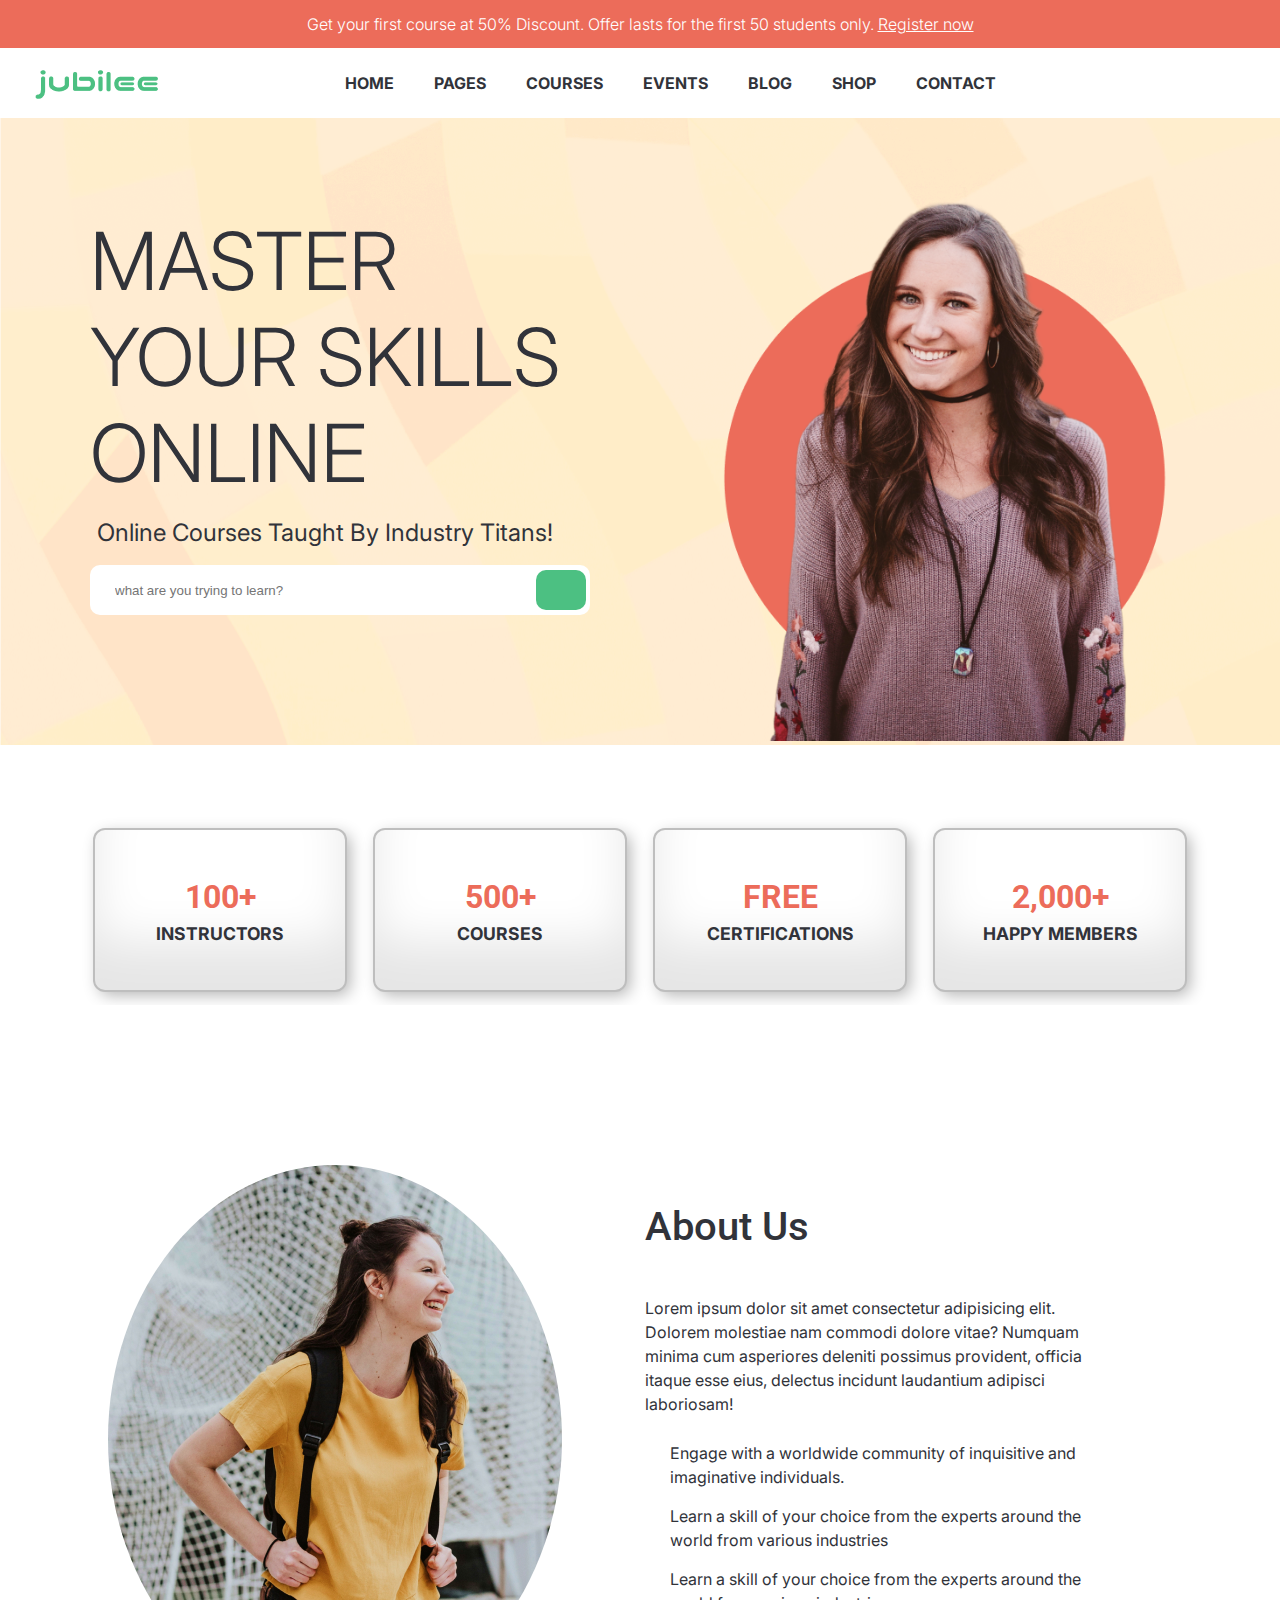
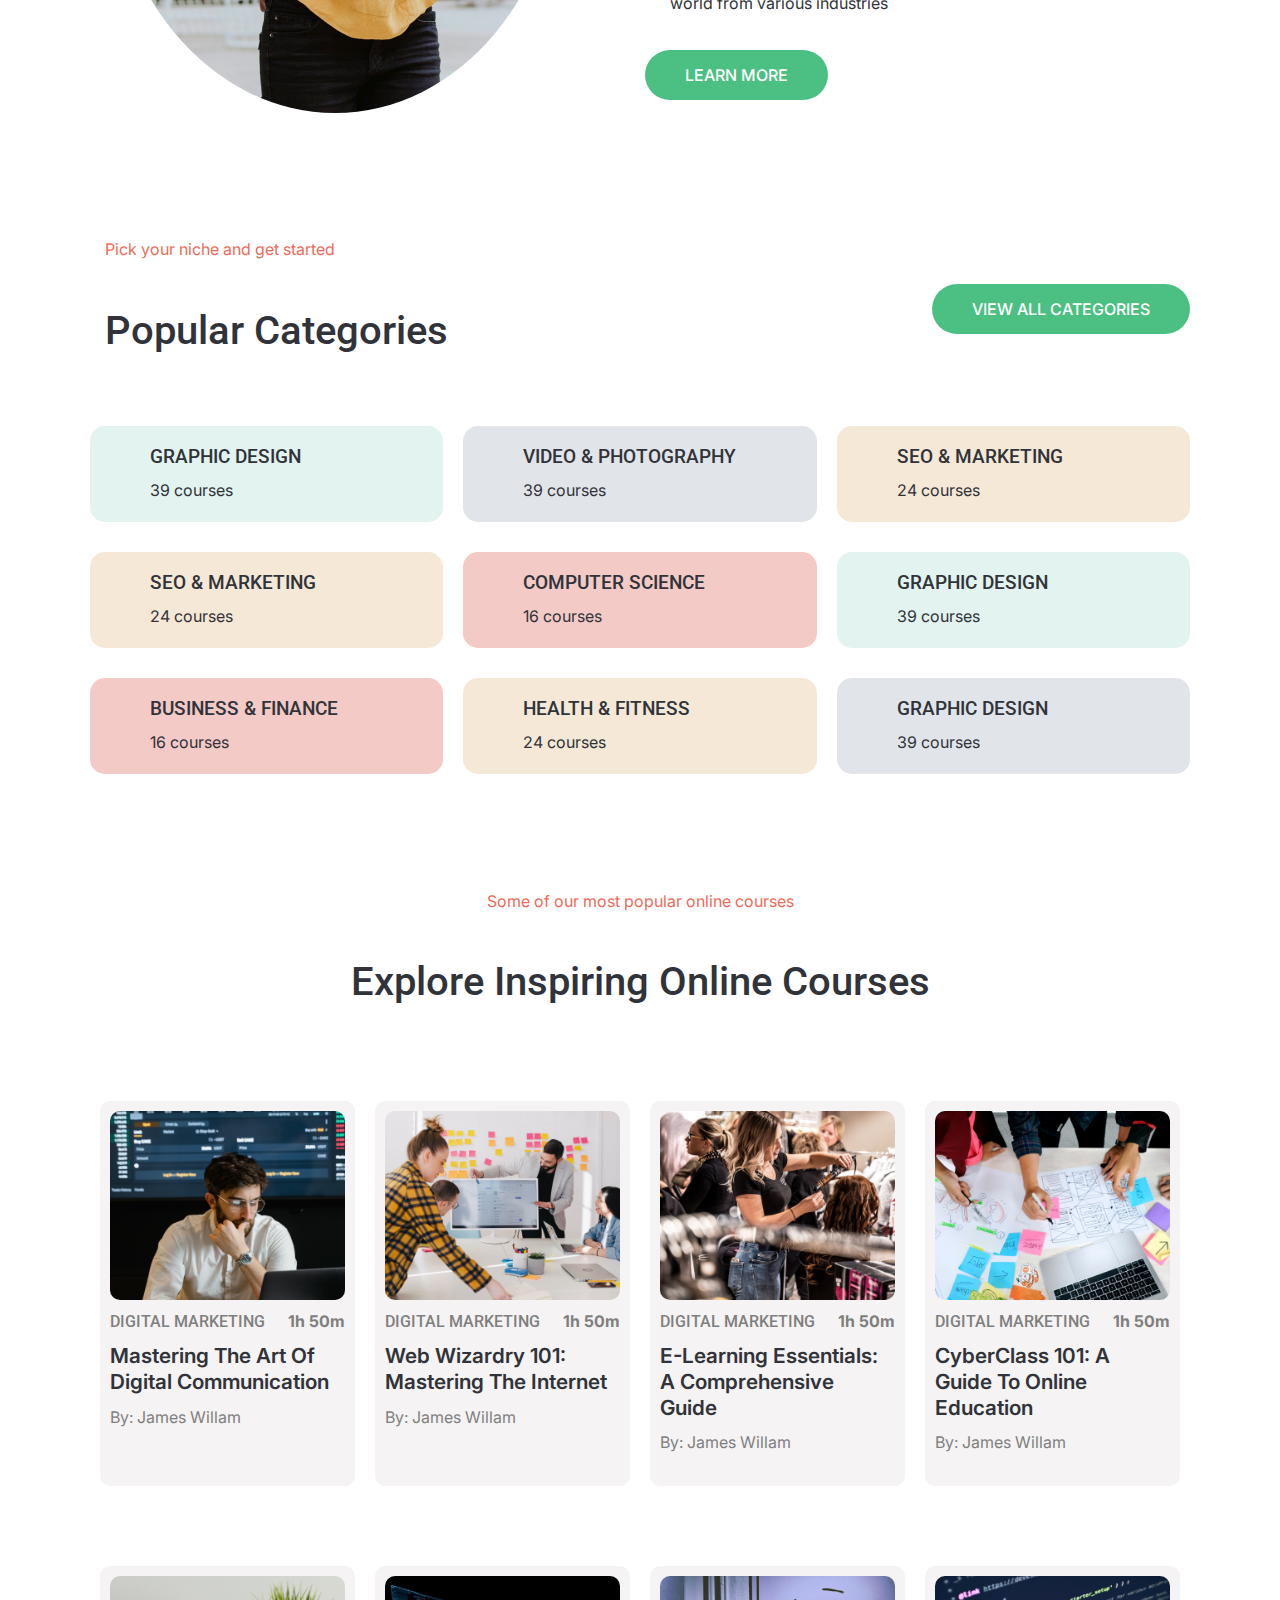
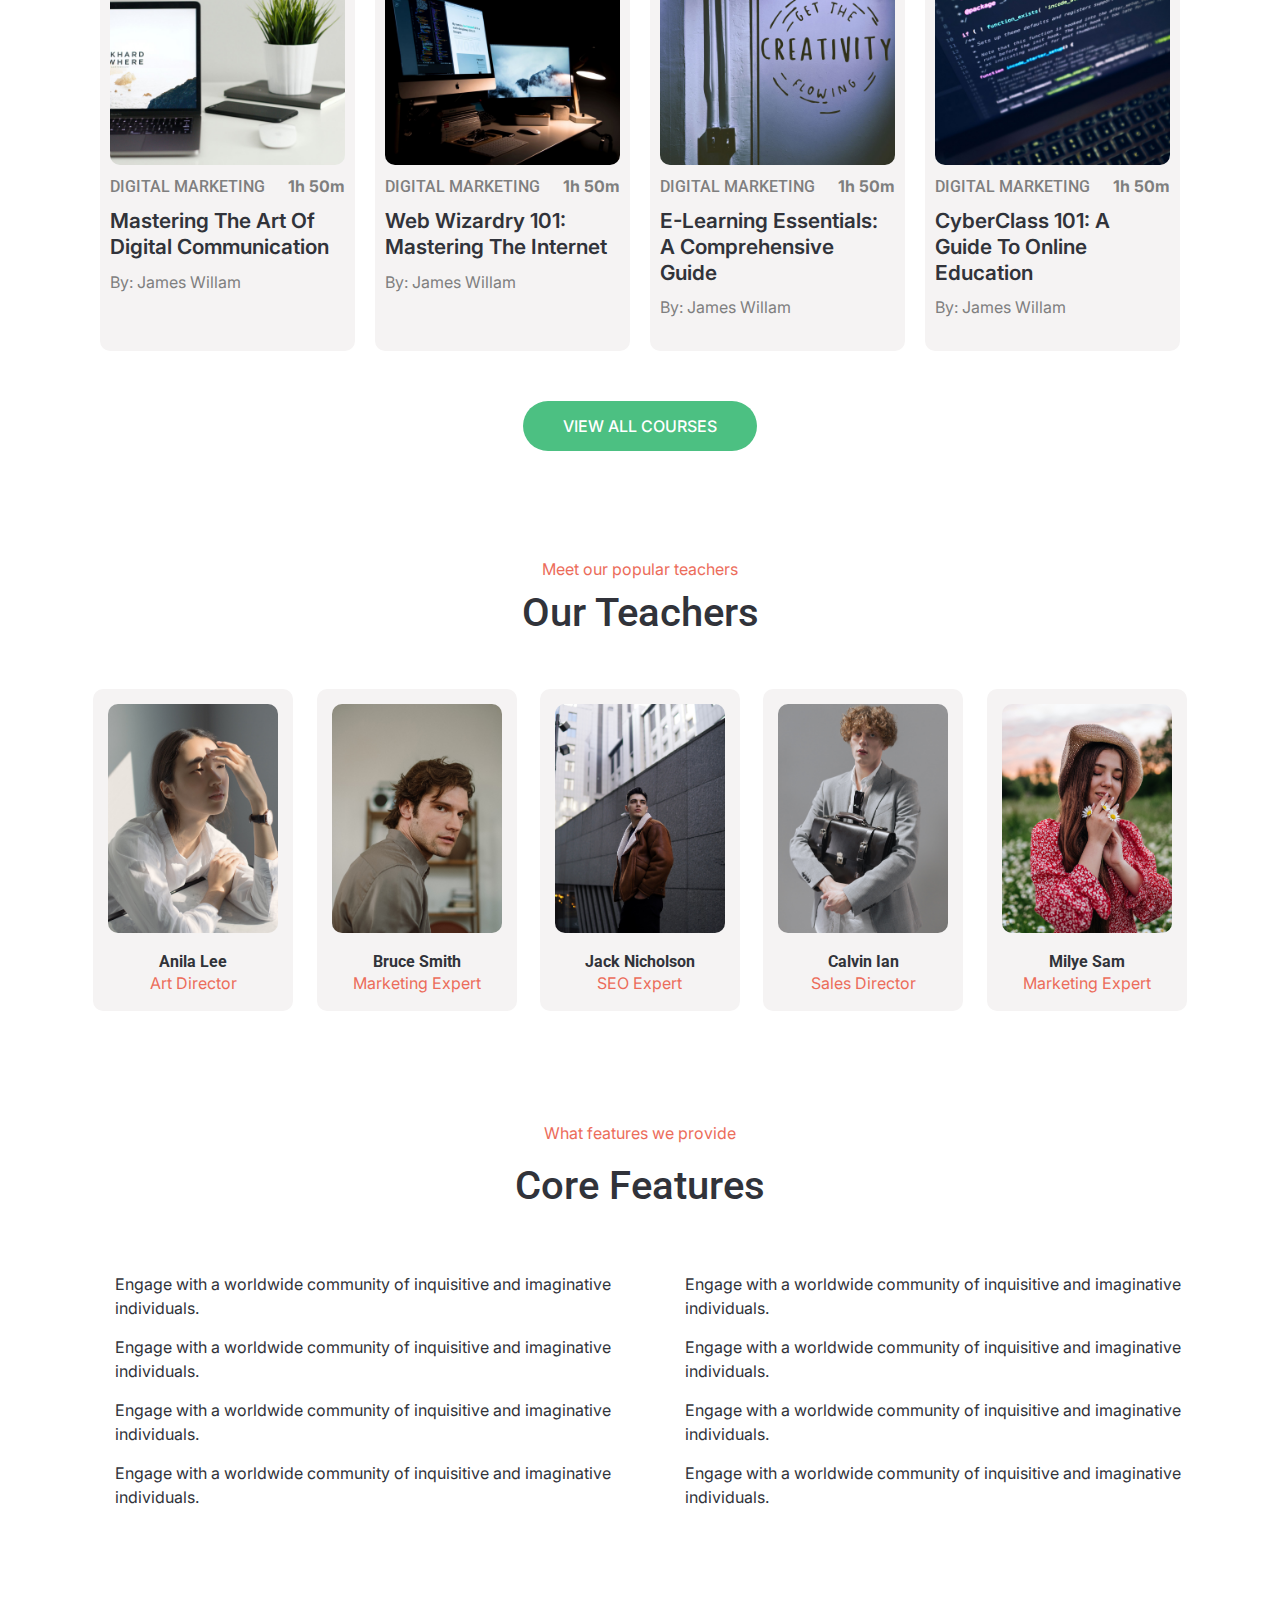
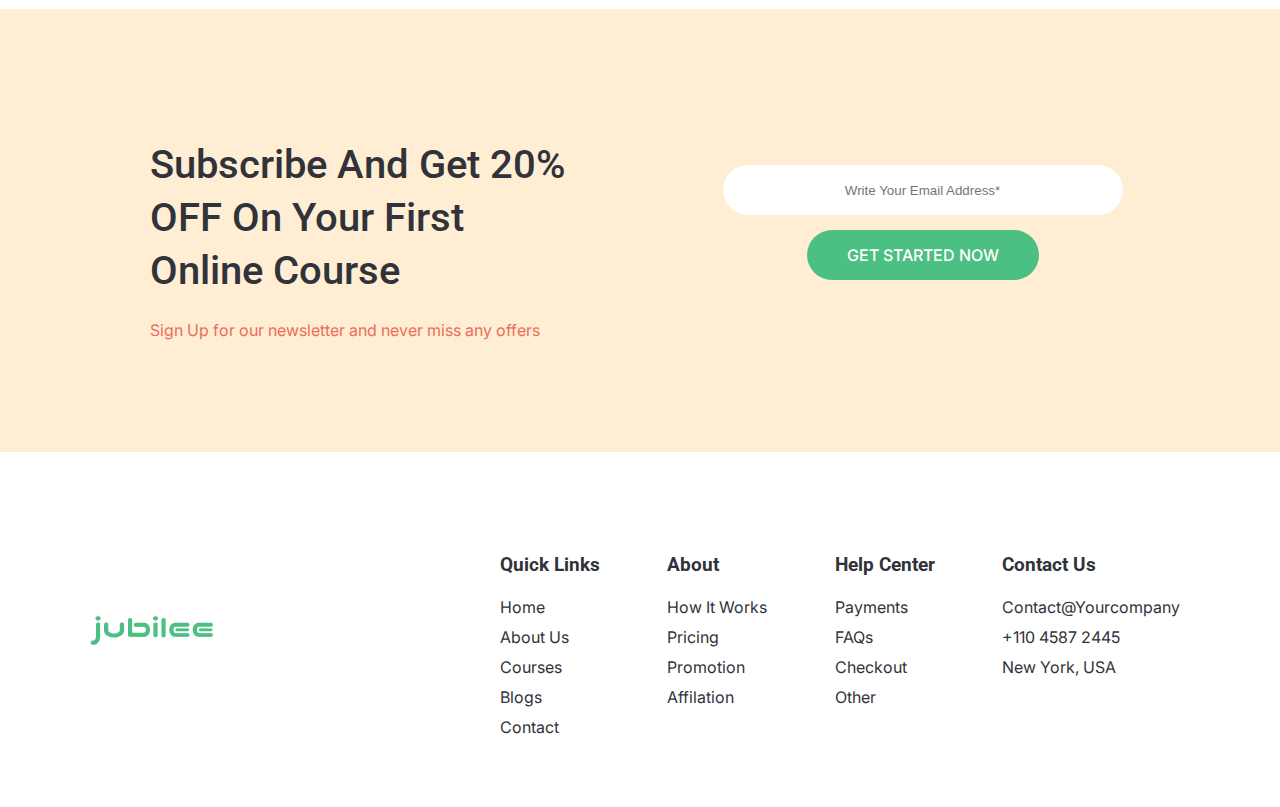
<file: index.html>
<!DOCTYPE html>
<html lang="en">
  <head>
    <meta charset="UTF-8" />
    <meta name="viewport" content="width=device-width, initial-scale=1.0" />
    <title>jubilee - Free Online Course</title>
    <link rel="shortcut icon" href="./assets/favicon.png" type="image/x-icon" />
    <link
      rel="stylesheet"
      href="https://cdnjs.cloudflare.com/ajax/libs/font-awesome/6.6.0/css/all.min.css"
      integrity="sha512-Kc323vGBEqzTmouAECnVceyQqyqdsSiqLQISBL29aUW4U/M7pSPA/gEUZQqv1cwx4OnYxTxve5UMg5GT6L4JJg=="
      crossorigin="anonymous"
      referrerpolicy="no-referrer"
    />

    <link rel="stylesheet" href="./style/style.css" />
    <link rel="stylesheet" href="./style/pages.css" />
  </head>
  <body>
    <!-- nav bar section -->
    <main>
      <nav>
        <!-- top bar -->
        <div class="top-bar">
          <p class="top-bar-text">
            Get your first course at 50% Discount. Offer lasts for the first 50
            students only.
          </p>
          <a href="#" class="reg-link">Register now</a>
        </div>
        <!-- end top bar -->
        <!-- main nav bar -->
        <div class="flex main-nav">
          <div class="logo">
            <a href="#">
              <img src="./assets/logo.png" alt="logo" />
            </a>
          </div>
          <div class="navbar">
            <ul class="flex nav-links">
              <li>
                <a href="#" class="nav-link">home</a>
              </li>
              <li>
                <a href="#" class="nav-link"
                  >pages <i class="fa-solid fa-caret-down fa-xs"></i
                ></a>
                <!-- dropdown menu -->
                <ul class="flex dropdown">
                  <li><a href="about.html">about us</a></li>
                  <li><a href="instructors.html">instructors</a></li>
                  <li><a href="cart.html">cart</a></li>
                  <li><a href="#">checkout</a></li>
                  <li><a href="#">price plan</a></li>
                  <li><a href="#">contact</a></li>
                  <li><a href="#">faqs</a></li>
                  <li><a href="#">account</a></li>
                  <li><a href="#">thank you</a></li>
                  <li><a href="#">error 404</a></li>
                  <li><a href="#">styles</a></li>
                </ul>
              </li>
              <li>
                <a href="#" class="nav-link"
                  >courses <i class="fa-solid fa-caret-down fa-xs"></i
                ></a>
                <ul class="flex dropdown">
                  <li><a href="#">course</a></li>
                  <li><a href="#">courses detail</a></li>
                </ul>
              </li>
              <li>
                <a href="#" class="nav-link"
                  >events <i class="fa-solid fa-caret-down fa-xs"></i
                ></a>
                <ul class="flex dropdown">
                  <li><a href="#">event</a></li>
                  <li><a href="#">event details</a></li>
                </ul>
              </li>
              <li>
                <a href="#" class="nav-link"
                  >blog <i class="fa-solid fa-caret-down fa-xs"></i
                ></a>
                <ul class="flex dropdown">
                  <li><a href="#">blog</a></li>
                  <li><a href="#">blog post</a></li>
                </ul>
              </li>
              <li>
                <a href="#" class="nav-link"
                  >shop <i class="fa-solid fa-caret-down fa-xs"></i
                ></a>
                <ul class="flex dropdown">
                  <li><a href="#">shop</a></li>
                  <li><a href="#">single product</a></li>
                </ul>
              </li>
              <li>
                <a href="#" class="nav-link">contact</a>
              </li>
            </ul>
          </div>
          <div class="navicon">
            <ul class="flex nav-icons">
              <li>
                <a href="#" class="nav-icon"
                  ><i class="fa-regular fa-user fa-lg"></i
                ></a>
              </li>
              <li>
                <a href="#" class="nav-icon"
                  ><i class="fa-regular fa-heart fa-lg"></i
                ></a>
              </li>
              <li>
                <a href="#" class="nav-icon"
                  ><i class="fa-solid fa-gift fa-lg"></i
                ></a>
              </li>
              <li>
                <a href="#" class="nav-icon"
                  ><i class="fa-solid fa-magnifying-glass fa-lg"></i
                ></a>
              </li>
            </ul>
          </div>
          <a href="#" class="hamburger"
            ><i class="fa-solid fa-bars fa-lg"></i
          ></a>
        </div>
        <!-- end main nav bar -->
      </nav>
      <!-- end total nav bar -->
      <!-- header section -->
      <header>
        <div class="container flex main-header">
          <!-- header-left section -->
          <div class="header-left">
            <h1>Master Your Skills Online</h1>
            <p>Online courses taught by industry titans!</p>
            <form action="#" class="input-form">
              <input
                type="text"
                name="email"
                placeholder="what are you trying to learn?"
                class="form"
              />
              <a href="#" class="input-icon"
                ><i class="fa-solid fa-magnifying-glass fa-lg"></i
              ></a>
            </form>
          </div>
          <!-- header-right section -->
          <div class="header-right">
            <img src="./assets/billboard-img.jpg" alt="billboard-img" />
          </div>
        </div>
      </header>
      <!-- end header section -->
      <!-- feature section -->
      <section class="feature-section">
        <div class="container flex features">
          <div class="flex feature-card">
            <h3>100+</h3>
            <p>instructors</p>
          </div>
          <div class="flex feature-card">
            <h3>500+</h3>
            <p>courses</p>
          </div>
          <div class="flex feature-card">
            <h3>free</h3>
            <p>certifications</p>
          </div>
          <div class="flex feature-card">
            <h3>2,000+</h3>
            <p>happy members</p>
          </div>
        </div>
      </section>
      <!-- end feature section -->
      <!-- about section -->
      <section>
        <div class="container flex about-section">
          <!-- about section left-->
          <div class="about-left">
            <img src="./assets/about-img.jpg" alt="about-img" />
          </div>
          <!-- about section right-->
          <div class="about-right">
            <div class="flex about-text">
              <div class="flex about-header">
                <h2>About Us</h2>
                <p>
                  Lorem ipsum dolor sit amet consectetur adipisicing elit.
                  Dolorem molestiae nam commodi dolore vitae? Numquam minima cum
                  asperiores deleniti possimus provident, officia itaque esse
                  eius, delectus incidunt laudantium adipisci laboriosam!
                </p>
              </div>
              <div class="flex about-point">
                <i class="fa-regular fa-hand-point-right fa-xs"></i>
                <p>
                  Engage with a worldwide community of inquisitive and
                  imaginative individuals.
                </p>
              </div>
              <div class="flex about-point">
                <i class="fa-regular fa-hand-point-right fa-xs"></i>
                <p>
                  Learn a skill of your choice from the experts around the world
                  from various industries
                </p>
              </div>
              <div class="flex about-point">
                <i class="fa-regular fa-hand-point-right fa-xs"></i>
                <p>
                  Learn a skill of your choice from the experts around the world
                  from various industries
                </p>
              </div>
              <a href="about.html" class="primary-btn">learn more</a>
            </div>
          </div>
        </div>
      </section>
      <!-- end about section -->
      <!-- category section -->
      <section class="container">
        <!-- category head section -->
        <div class="flex category-header">
          <div class="category-text">
            <p>Pick your niche and get started</p>
            <h2>Popular Categories</h2>
          </div>
          <a href="#" class="primary-btn">view all categories</a>
        </div>
        <!-- category card section -->
        <!-- card section-1 -->
        <div class="flex category-cards-section">
          <div class="flex category-card">
            <i class="fa-solid fa-pen-to-square fa-2xl"></i>
            <div class="flex category-paragraph">
              <h3 class="uppercase">Graphic Design</h3>
              <p>39 courses</p>
            </div>
          </div>
          <div class="flex category-card-2">
            <i class="fa-solid fa-camera fa-2xl"></i>
            <div class="flex category-paragraph-2">
              <h3 class="uppercase">Video & Photography</h3>
              <p>39 courses</p>
            </div>
          </div>
          <div class="flex category-card-3">
            <i class="fa-solid fa-volume-low fa-2xl"></i>
            <div class="flex category-paragraph-3">
              <h3 class="uppercase">SEO & Marketing</h3>
              <p>24 courses</p>
            </div>
          </div>
        </div>
        <!-- end card section-1 -->
        <!-- card section-2 -->
        <div class="flex category-cards-section">
          <div class="flex category-card-3">
            <i class="fa-solid fa-volume-low fa-2xl"></i>
            <div class="flex category-paragraph-3">
              <h3 class="uppercase">SEO & Marketing</h3>
              <p>24 courses</p>
            </div>
          </div>
          <div class="flex category-card-4">
            <i class="fa-solid fa-laptop fa-2xl"></i>
            <div class="flex category-paragraph-4">
              <h3 class="uppercase">Computer Science</h3>
              <p>16 courses</p>
            </div>
          </div>
          <div class="flex category-card">
            <i class="fa-solid fa-pen-to-square fa-2xl"></i>
            <div class="flex category-paragraph">
              <h3 class="uppercase">Graphic Design</h3>
              <p>39 courses</p>
            </div>
          </div>
        </div>
        <!-- end card section-2 -->
        <!-- card section-3 -->
        <div class="flex category-cards-section">
          <div class="flex category-card-4">
            <i class="fa-solid fa-handshake-angle fa-2xl"></i>
            <div class="flex category-paragraph-4">
              <h3 class="uppercase">Business & Finance</h3>
              <p>16 courses</p>
            </div>
          </div>
          <div class="flex category-card-3">
            <i class="fa-solid fa-dumbbell fa-2xl"></i>
            <div class="flex category-paragraph-3">
              <h3 class="uppercase">Health & Fitness</h3>
              <p>24 courses</p>
            </div>
          </div>
          <div class="flex category-card-2">
            <i class="fa-solid fa-pen-to-square fa-2xl"></i>
            <div class="flex category-paragraph-2">
              <h3 class="uppercase">Graphic Design</h3>
              <p>39 courses</p>
            </div>
          </div>
        </div>
        <!-- end card section-3 -->
      </section>
      <!-- end category section -->
      <!-- courses section -->
      <section class="container courses">
        <!-- courses section header -->
        <div class="course-header">
          <p>Some of our most popular online courses</p>
          <h2>Explore inspiring online courses</h2>
        </div>
        <!-- courses section cards -->
        <div class="flex total-card-section">
          <!-- section-1 -->
          <div class="flex course-card-body">
            <div class="course-card">
              <div class="course-card-items">
                <img src="./assets/item1.jpg" alt="course-img1" />
                <div class="flex card-head">
                  <h4 class="uppercase">Digital Marketing</h4>
                  <div class="flex card-time">
                    <i class="fa-regular fa-clock fa-xs"></i>
                    <p>1h 50m</p>
                  </div>
                </div>
                <div class="card-title">
                  <h3>
                    <a href="#">Mastering the Art of Digital Communication</a>
                  </h3>
                </div>
                <div class="flex person-name">
                  <p>By: James Willam</p>
                  <div class="person-star">
                    <i class="fa-solid fa-star fa-2xs"></i>
                    <i class="fa-solid fa-star fa-2xs"></i>
                    <i class="fa-solid fa-star fa-2xs"></i>
                    <i class="fa-solid fa-star fa-2xs"></i>
                    <i class="fa-solid fa-star fa-2xs"></i>
                  </div>
                </div>
              </div>
            </div>
            <div class="course-card">
              <div class="course-card-items">
                <img src="./assets/item2.jpg" alt="course-img1" />
                <div class="flex card-head">
                  <h4 class="uppercase">Digital Marketing</h4>
                  <div class="flex card-time">
                    <i class="fa-regular fa-clock fa-xs"></i>
                    <p>1h 50m</p>
                  </div>
                </div>
                <div class="card-title">
                  <h3>
                    <a href="#">Web Wizardry 101: Mastering the Internet</a>
                  </h3>
                </div>
                <div class="flex person-name">
                  <p>By: James Willam</p>
                  <div class="person-star">
                    <i class="fa-solid fa-star fa-2xs"></i>
                    <i class="fa-solid fa-star fa-2xs"></i>
                    <i class="fa-solid fa-star fa-2xs"></i>
                    <i class="fa-solid fa-star fa-2xs"></i>
                    <i class="fa-solid fa-star fa-2xs"></i>
                  </div>
                </div>
              </div>
            </div>
            <div class="course-card">
              <div class="course-card-items">
                <img src="./assets/item3.jpg" alt="course-img1" />
                <div class="flex card-head">
                  <h4 class="uppercase">Digital Marketing</h4>
                  <div class="flex card-time">
                    <i class="fa-regular fa-clock fa-xs"></i>
                    <p>1h 50m</p>
                  </div>
                </div>
                <div class="card-title">
                  <h3>
                    <a href="#">E-Learning Essentials: A Comprehensive Guide</a>
                  </h3>
                </div>
                <div class="flex person-name">
                  <p>By: James Willam</p>
                  <div class="person-star">
                    <i class="fa-solid fa-star fa-2xs"></i>
                    <i class="fa-solid fa-star fa-2xs"></i>
                    <i class="fa-solid fa-star fa-2xs"></i>
                    <i class="fa-solid fa-star fa-2xs"></i>
                    <i class="fa-solid fa-star fa-2xs"></i>
                  </div>
                </div>
              </div>
            </div>
            <div class="course-card">
              <div class="course-card-items">
                <img src="./assets/item4.jpg" alt="course-img1" />
                <div class="flex card-head">
                  <h4 class="uppercase">Digital Marketing</h4>
                  <div class="flex card-time">
                    <i class="fa-regular fa-clock fa-xs"></i>
                    <p>1h 50m</p>
                  </div>
                </div>
                <div class="card-title">
                  <h3>
                    <a href="#">CyberClass 101: A Guide to Online Education</a>
                  </h3>
                </div>
                <div class="flex person-name">
                  <p>By: James Willam</p>
                  <div class="person-star">
                    <i class="fa-solid fa-star fa-2xs"></i>
                    <i class="fa-solid fa-star fa-2xs"></i>
                    <i class="fa-solid fa-star fa-2xs"></i>
                    <i class="fa-solid fa-star fa-2xs"></i>
                    <i class="fa-solid fa-star fa-2xs"></i>
                  </div>
                </div>
              </div>
            </div>
          </div>
          <!-- section-2 -->
          <div class="flex course-card-body">
            <div class="course-card">
              <div class="course-card-items">
                <img src="./assets/item5.jpg" alt="course-img1" />
                <div class="flex card-head">
                  <h4 class="uppercase">Digital Marketing</h4>
                  <div class="flex card-time">
                    <i class="fa-regular fa-clock fa-xs"></i>
                    <p>1h 50m</p>
                  </div>
                </div>
                <div class="card-title">
                  <h3>
                    <a href="#">Mastering the Art of Digital Communication</a>
                  </h3>
                </div>
                <div class="flex person-name">
                  <p>By: James Willam</p>
                  <div class="person-star">
                    <i class="fa-solid fa-star fa-2xs"></i>
                    <i class="fa-solid fa-star fa-2xs"></i>
                    <i class="fa-solid fa-star fa-2xs"></i>
                    <i class="fa-solid fa-star fa-2xs"></i>
                    <i class="fa-solid fa-star fa-2xs"></i>
                  </div>
                </div>
              </div>
            </div>
            <div class="course-card">
              <div class="course-card-items">
                <img src="./assets/item6.jpg" alt="course-img1" />
                <div class="flex card-head">
                  <h4 class="uppercase">Digital Marketing</h4>
                  <div class="flex card-time">
                    <i class="fa-regular fa-clock fa-xs"></i>
                    <p>1h 50m</p>
                  </div>
                </div>
                <div class="card-title">
                  <h3>
                    <a href="#">Web Wizardry 101: Mastering the Internet</a>
                  </h3>
                </div>
                <div class="flex person-name">
                  <p>By: James Willam</p>
                  <div class="person-star">
                    <i class="fa-solid fa-star fa-2xs"></i>
                    <i class="fa-solid fa-star fa-2xs"></i>
                    <i class="fa-solid fa-star fa-2xs"></i>
                    <i class="fa-solid fa-star fa-2xs"></i>
                    <i class="fa-solid fa-star fa-2xs"></i>
                  </div>
                </div>
              </div>
            </div>
            <div class="course-card">
              <div class="course-card-items">
                <img src="./assets/item7.jpg" alt="course-img1" />
                <div class="flex card-head">
                  <h4 class="uppercase">Digital Marketing</h4>
                  <div class="flex card-time">
                    <i class="fa-regular fa-clock fa-xs"></i>
                    <p>1h 50m</p>
                  </div>
                </div>
                <div class="card-title">
                  <h3>
                    <a href="#">E-Learning Essentials: A Comprehensive Guide</a>
                  </h3>
                </div>
                <div class="flex person-name">
                  <p>By: James Willam</p>
                  <div class="person-star">
                    <i class="fa-solid fa-star fa-2xs"></i>
                    <i class="fa-solid fa-star fa-2xs"></i>
                    <i class="fa-solid fa-star fa-2xs"></i>
                    <i class="fa-solid fa-star fa-2xs"></i>
                    <i class="fa-solid fa-star fa-2xs"></i>
                  </div>
                </div>
              </div>
            </div>
            <div class="course-card">
              <div class="course-card-items">
                <img src="./assets/item8.jpg" alt="course-img1" />
                <div class="flex card-head">
                  <h4 class="uppercase">Digital Marketing</h4>
                  <div class="flex card-time">
                    <i class="fa-regular fa-clock fa-xs"></i>
                    <p>1h 50m</p>
                  </div>
                </div>
                <div class="card-title">
                  <h3>
                    <a href="#">CyberClass 101: A Guide to Online Education</a>
                  </h3>
                </div>
                <div class="flex person-name">
                  <p>By: James Willam</p>
                  <div class="person-star">
                    <i class="fa-solid fa-star fa-2xs"></i>
                    <i class="fa-solid fa-star fa-2xs"></i>
                    <i class="fa-solid fa-star fa-2xs"></i>
                    <i class="fa-solid fa-star fa-2xs"></i>
                    <i class="fa-solid fa-star fa-2xs"></i>
                  </div>
                </div>
              </div>
            </div>
          </div>
          <a href="#" class="primary-btn">view all courses</a>
        </div>
      </section>
      <!-- end courses section -->
      <!-- teacher section -->
      <section class="container teacher-main-section">
        <div class="teacher-section-title">
          <p>Meet our popular teachers</p>
          <h2>our teachers</h2>
        </div>
        <!-- teacher section cards -->
        <div class="flex teachers-cards-section">
          <div class="teacher-card">
            <div class="teacher-details">
              <img src="./assets/teacher1.jpg" alt="teacher-pic" />
              <div class="teacher-name">
                <h4>Anila Lee</h4>
                <p class="teacher-position">Art Director</p>
              </div>
              <div class="flex teacher-link">
                <a href="#" class="media"
                  ><i class="fa-brands fa-facebook fa-xl"></i
                ></a>
                <a href="#" class="media"
                  ><i class="fa-brands fa-twitter fa-xl"></i
                ></a>
                <a href="#" class="media"
                  ><i class="fa-brands fa-instagram fa-xl"></i
                ></a>
                <a href="#" class="media"
                  ><i class="fa-brands fa-linkedin fa-xl"></i
                ></a>
              </div>
            </div>
          </div>
          <div class="teacher-card">
            <div class="teacher-details">
              <img src="./assets/teacher2.jpg" alt="teacher-pic" />
              <div class="teacher-name">
                <h4>Bruce Smith</h4>
                <p class="teacher-position">Marketing Expert</p>
              </div>
              <div class="flex teacher-link">
                <a href="#" class="media"
                  ><i class="fa-brands fa-facebook fa-xl"></i
                ></a>
                <a href="#" class="media"
                  ><i class="fa-brands fa-twitter fa-xl"></i
                ></a>
                <a href="#" class="media"
                  ><i class="fa-brands fa-instagram fa-xl"></i
                ></a>
                <a href="#" class="media"
                  ><i class="fa-brands fa-linkedin fa-xl"></i
                ></a>
              </div>
            </div>
          </div>
          <div class="teacher-card">
            <div class="teacher-details">
              <img src="./assets/teacher3.jpg" alt="teacher-pic" />
              <div class="teacher-name">
                <h4>Jack Nicholson</h4>
                <p class="teacher-position">SEO Expert</p>
              </div>
              <div class="flex teacher-link">
                <a href="#" class="media"
                  ><i class="fa-brands fa-facebook fa-xl"></i
                ></a>
                <a href="#" class="media"
                  ><i class="fa-brands fa-twitter fa-xl"></i
                ></a>
                <a href="#" class="media"
                  ><i class="fa-brands fa-instagram fa-xl"></i
                ></a>
                <a href="#" class="media"
                  ><i class="fa-brands fa-linkedin fa-xl"></i
                ></a>
              </div>
            </div>
          </div>
          <div class="teacher-card">
            <div class="teacher-details">
              <img src="./assets/teacher4.jpg" alt="teacher-pic" />
              <div class="teacher-name">
                <h4>Calvin Ian</h4>
                <p class="teacher-position">Sales Director</p>
              </div>
              <div class="flex teacher-link">
                <a href="#" class="media"
                  ><i class="fa-brands fa-facebook fa-xl"></i
                ></a>
                <a href="#" class="media"
                  ><i class="fa-brands fa-twitter fa-xl"></i
                ></a>
                <a href="#" class="media"
                  ><i class="fa-brands fa-instagram fa-xl"></i
                ></a>
                <a href="#" class="media"
                  ><i class="fa-brands fa-linkedin fa-xl"></i
                ></a>
              </div>
            </div>
          </div>
          <div class="teacher-card">
            <div class="teacher-details">
              <img src="./assets/teacher5.jpg" alt="teacher-pic" />
              <div class="teacher-name">
                <h4>Milye Sam</h4>
                <p class="teacher-position">Marketing Expert</p>
              </div>
              <div class="flex teacher-link">
                <a href="#" class="media"
                  ><i class="fa-brands fa-facebook fa-xl"></i
                ></a>
                <a href="#" class="media"
                  ><i class="fa-brands fa-twitter fa-xl"></i
                ></a>
                <a href="#" class="media"
                  ><i class="fa-brands fa-instagram fa-xl"></i
                ></a>
                <a href="#" class="media"
                  ><i class="fa-brands fa-linkedin fa-xl"></i
                ></a>
              </div>
            </div>
          </div>
        </div>
      </section>
      <!-- end teacher section -->
      <!-- points section -->
      <section class="container">
        <div class="points-title">
          <p>What features we provide</p>
          <h2>Core Features</h2>
        </div>
        <div class="flex point-details">
          <!-- left section -->
          <div class="flex points-left">
            <div class="flex about-point">
              <i class="fa-regular fa-hand-point-right fa-xs"></i>
              <p>
                Engage with a worldwide community of inquisitive and imaginative
                individuals.
              </p>
            </div>
            <div class="flex about-point">
              <i class="fa-regular fa-hand-point-right fa-xs"></i>
              <p>
                Engage with a worldwide community of inquisitive and imaginative
                individuals.
              </p>
            </div>
            <div class="flex about-point">
              <i class="fa-regular fa-hand-point-right fa-xs"></i>
              <p>
                Engage with a worldwide community of inquisitive and imaginative
                individuals.
              </p>
            </div>
            <div class="flex about-point">
              <i class="fa-regular fa-hand-point-right fa-xs"></i>
              <p>
                Engage with a worldwide community of inquisitive and imaginative
                individuals.
              </p>
            </div>
          </div>
          <!-- right section -->
          <div class="flex points-right">
            <div class="flex about-point">
              <i class="fa-regular fa-hand-point-right fa-xs"></i>
              <p>
                Engage with a worldwide community of inquisitive and imaginative
                individuals.
              </p>
            </div>
            <div class="flex about-point">
              <i class="fa-regular fa-hand-point-right fa-xs"></i>
              <p>
                Engage with a worldwide community of inquisitive and imaginative
                individuals.
              </p>
            </div>
            <div class="flex about-point">
              <i class="fa-regular fa-hand-point-right fa-xs"></i>
              <p>
                Engage with a worldwide community of inquisitive and imaginative
                individuals.
              </p>
            </div>
            <div class="flex about-point">
              <i class="fa-regular fa-hand-point-right fa-xs"></i>
              <p>
                Engage with a worldwide community of inquisitive and imaginative
                individuals.
              </p>
            </div>
          </div>
        </div>
      </section>
      <!-- end points section -->
      <!-- register section -->
      <section class="register">
        <div class="container">
          <div class="flex register-section">
            <div class="register-left">
              <h2 class="register-head">
                Subscribe and get 20% <span>OFF</span> on your first online
                course
              </h2>
              <p class="register-text">
                Sign Up for our newsletter and never miss any offers
              </p>
            </div>
            <div class="register-right">
              <form id="input-form">
                <input
                  type="email"
                  name="email"
                  placeholder="Write Your Email Address*"
                  class="form form-redious"
                />
                <div class="form-btn">
                  <a href="#" class="primary-btn">Get Started now</a>
                </div>
              </form>
            </div>
          </div>
        </div>
      </section>
      <!-- end register section -->
      <!-- footer section -->
      <footer>
        <section class="container">
          <div class="flex footer-section">
            <!-- footer logos -->
            <div class="flex footer-logos">
              <a href="#"><img src="./assets/logo.png" alt="footer-logo" /></a>
              <div class="flex footer-icon">
                <a href="#"><i class="fa-brands fa-facebook fa-xl"></i></a>
                <a href="#"><i class="fa-brands fa-twitter fa-xl"></i></a>
                <a href="#"><i class="fa-brands fa-instagram fa-xl"></i></a>
                <a href="#"><i class="fa-brands fa-linkedin fa-xl"></i></a>
                <a href="#"><i class="fa-brands fa-youtube fa-xl"></i></a>
              </div>
            </div>
            <!-- footer menus -->
            <div class="flex footer-menu">
              <div class="flex menu-list">
                <h4>Quick Links</h4>
                <a href="index.html" class="menu-title">Home</a>
                <a href="about.html" class="menu-title">About us</a>
                <a href="#" class="menu-title">Courses</a>
                <a href="#" class="menu-title">Blogs</a>
                <a href="#" class="menu-title">Contact</a>
              </div>
              <div class="flex menu-list">
                <h4>About</h4>
                <a href="#" class="menu-title">How It Works</a>
                <a href="#" class="menu-title">Pricing</a>
                <a href="#" class="menu-title">Promotion</a>
                <a href="#" class="menu-title">Affilation</a>
              </div>
              <div class="flex menu-list">
                <h4>Help Center</h4>
                <a href="#" class="menu-title">Payments</a>
                <a href="#" class="menu-title">FAQs</a>
                <a href="#" class="menu-title">Checkout</a>
                <a href="#" class="menu-title">Other</a>
              </div>
              <div class="flex menu-list">
                <h4>Contact Us</h4>
                <a href="#" class="menu-title">contact@yourcompany</a>
                <a href="#" class="menu-title">+110 4587 2445</a>
                <a href="#" class="menu-title">New York, USA</a>
              </div>
            </div>
          </div>
        </section>
      </footer>
      <!-- end footer section -->
    </main>
  </body>
</html>
</file>
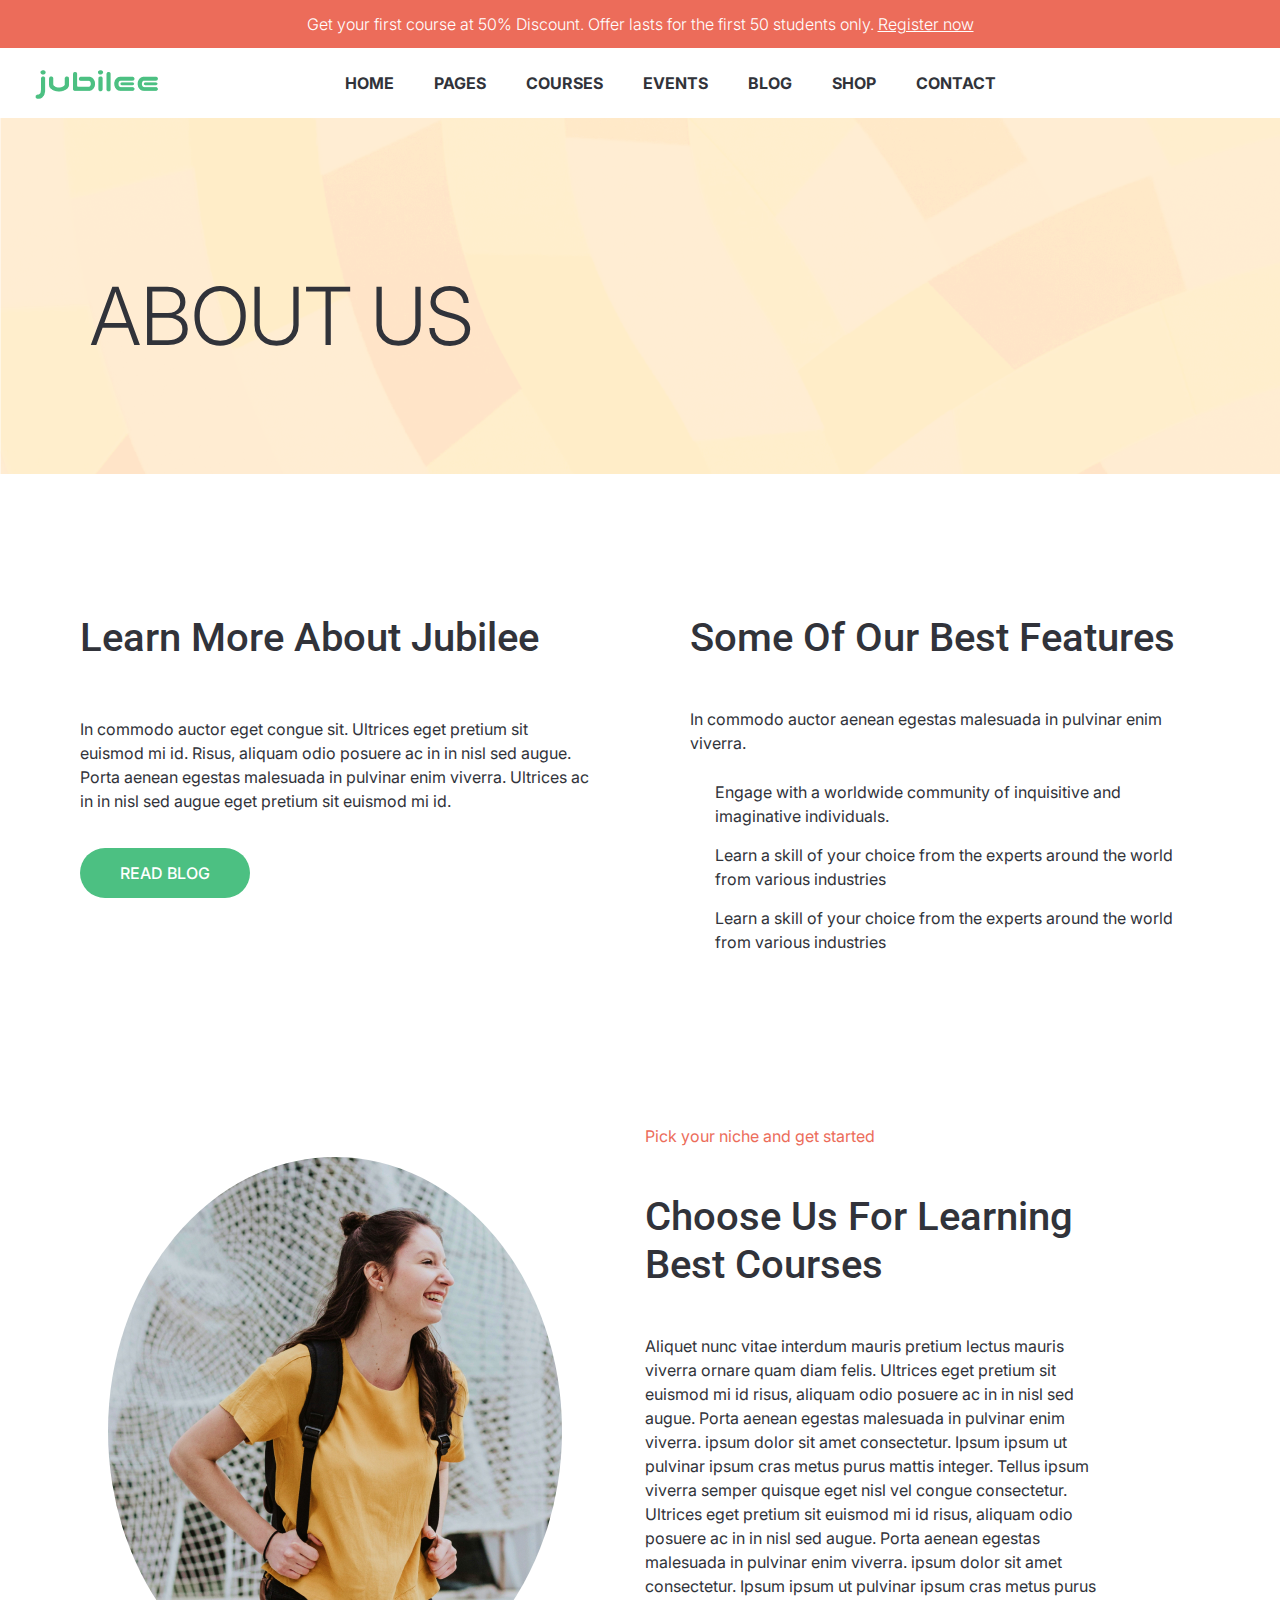
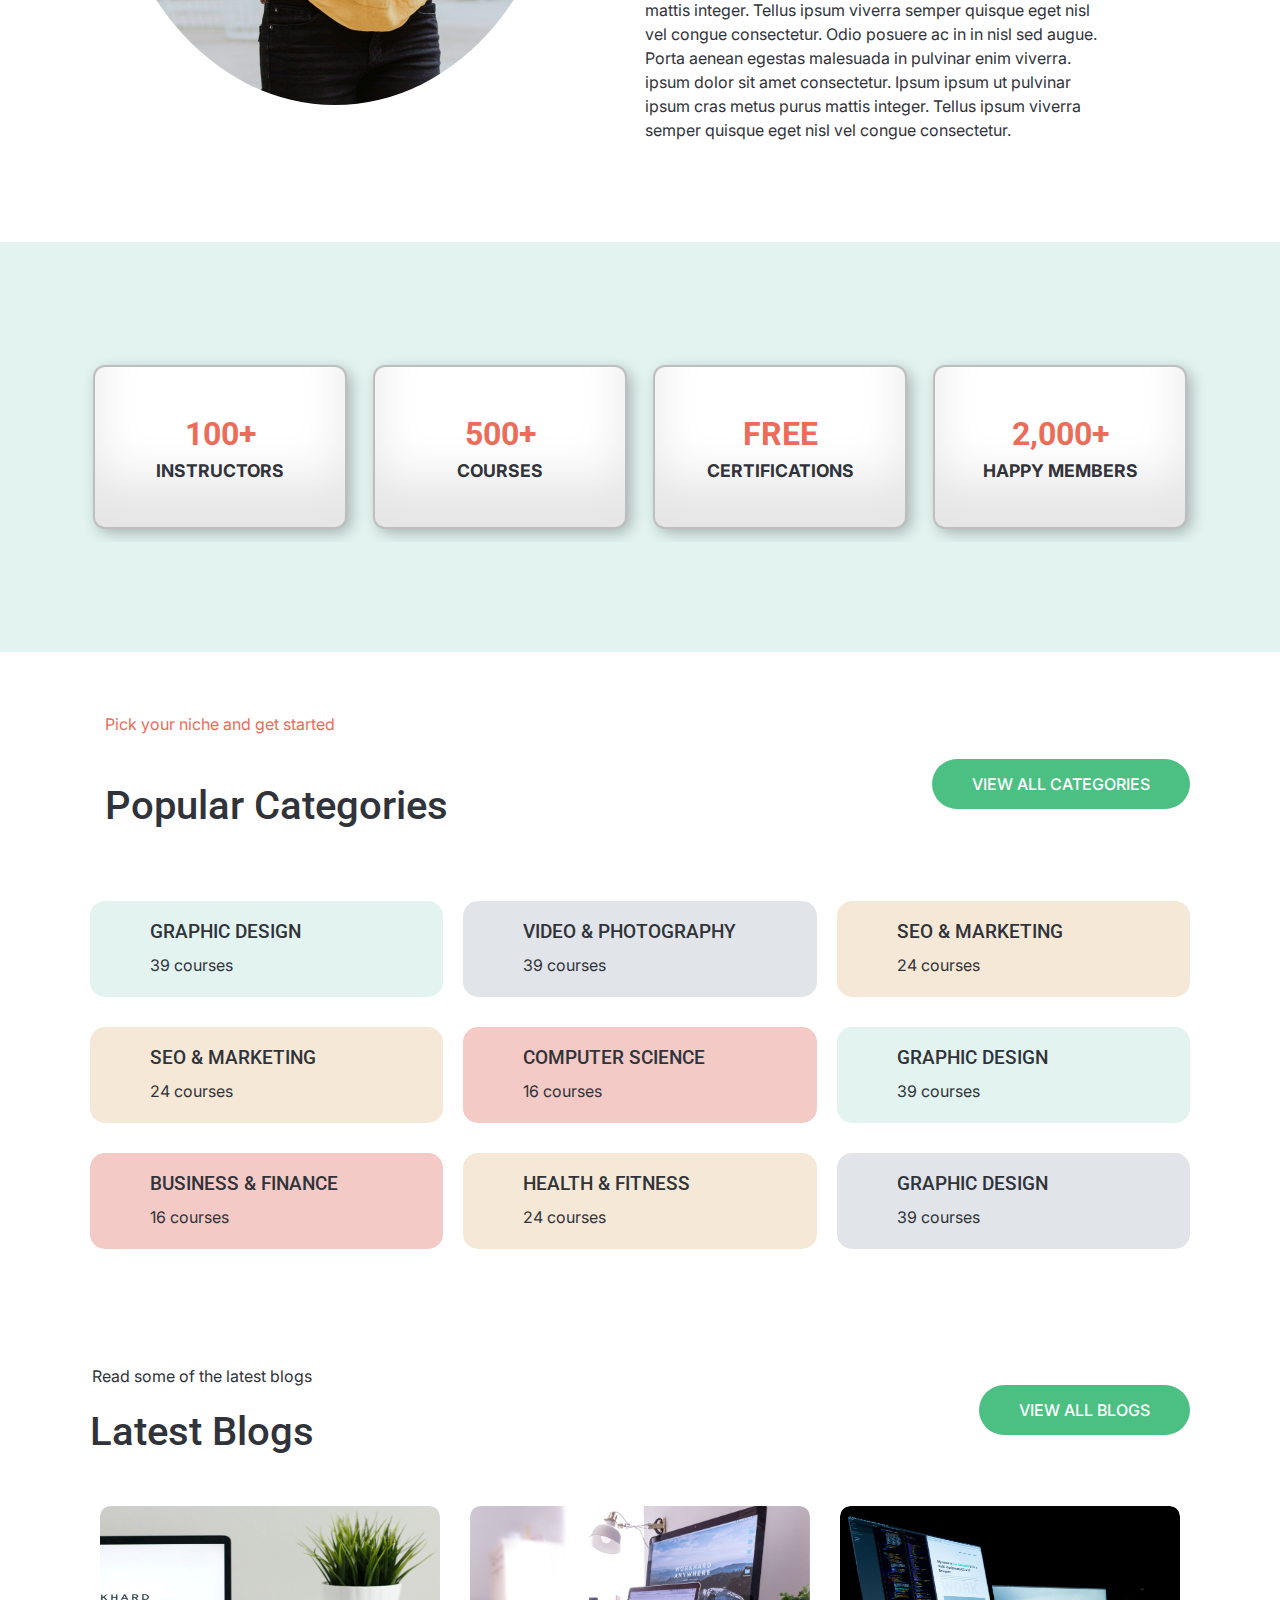
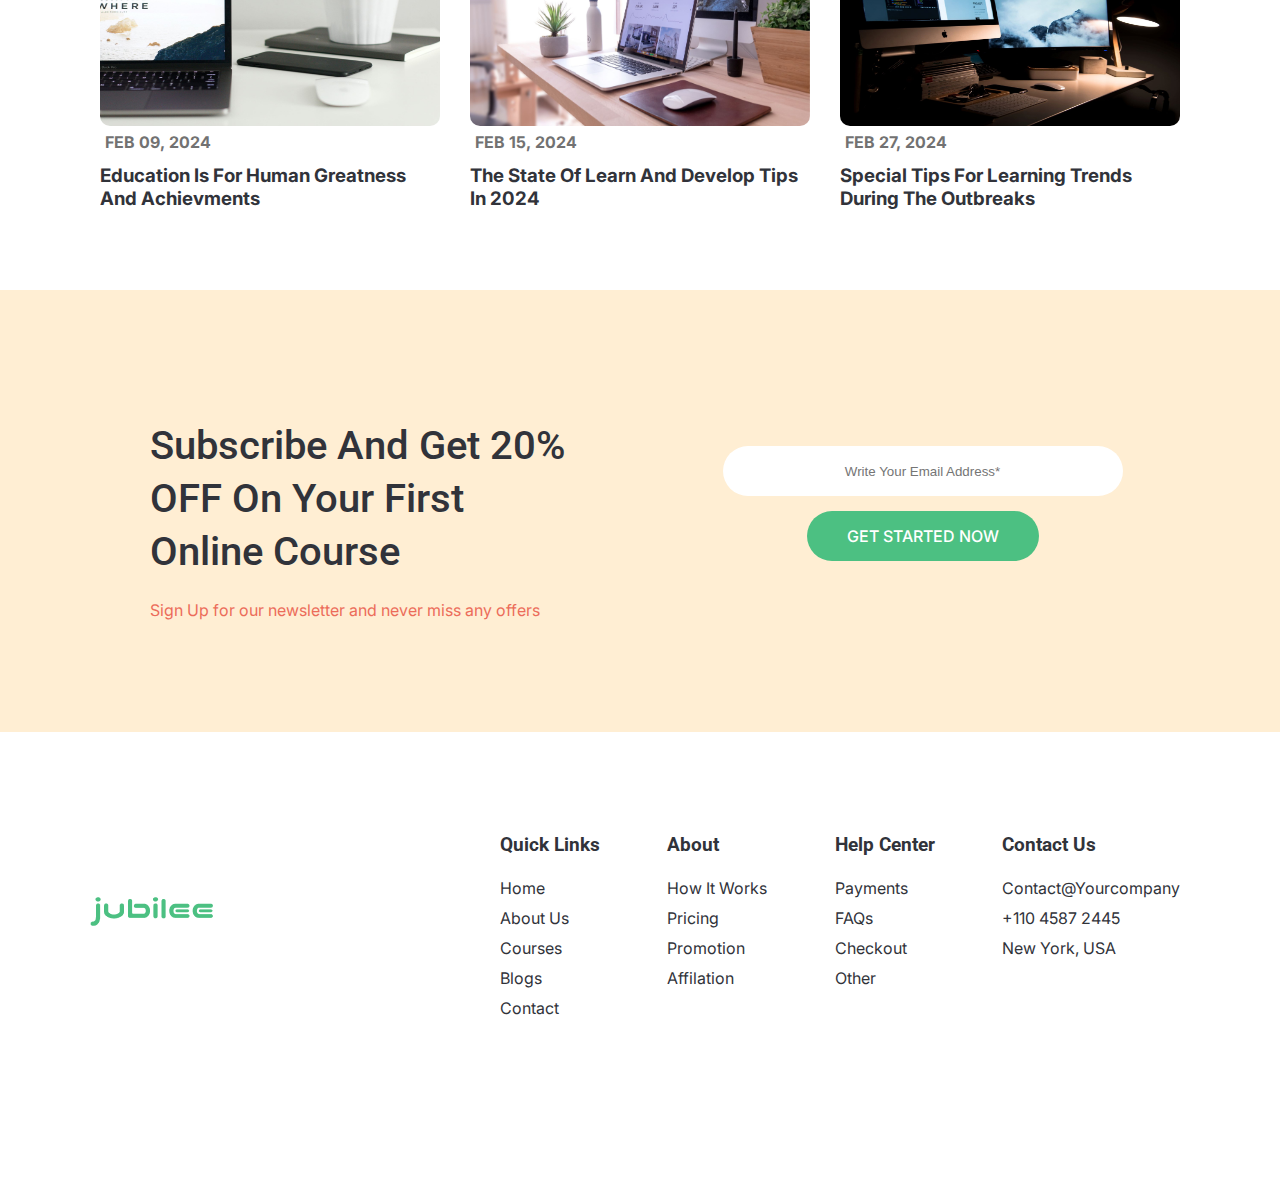
<file: about.html>
<!DOCTYPE html>
<html lang="en">
  <head>
    <meta charset="UTF-8" />
    <meta name="viewport" content="width=device-width, initial-scale=1.0" />
    <title>About Us</title>
    <link rel="shortcut icon" href="./assets/favicon.png" type="image/x-icon" />
    <link
      rel="stylesheet"
      href="https://cdnjs.cloudflare.com/ajax/libs/font-awesome/6.6.0/css/all.min.css"
      integrity="sha512-Kc323vGBEqzTmouAECnVceyQqyqdsSiqLQISBL29aUW4U/M7pSPA/gEUZQqv1cwx4OnYxTxve5UMg5GT6L4JJg=="
      crossorigin="anonymous"
      referrerpolicy="no-referrer"
    />

    <link rel="stylesheet" href="./style/style.css" />
    <link rel="stylesheet" href="./style/pages.css" />
  </head>
  <body>
    <main>
      <!-- nav bar section -->
      <nav>
        <!-- top bar -->
        <div class="top-bar">
          <p class="top-bar-text">
            Get your first course at 50% Discount. Offer lasts for the first 50
            students only.
          </p>
          <a href="#" class="reg-link">Register now</a>
        </div>
        <!-- end top bar -->
        <!-- main nav bar -->
        <div class="flex main-nav">
          <div class="logo">
            <a href="#">
              <img src="./assets/logo.png" alt="logo" />
            </a>
          </div>
          <div class="navbar">
            <ul class="flex nav-links">
              <li>
                <a href="index.html" class="nav-link">home</a>
              </li>
              <li>
                <a href="#" class="nav-link"
                  >pages <i class="fa-solid fa-caret-down fa-xs"></i
                ></a>
                <!-- dropdown menu -->
                <ul class="flex dropdown">
                  <li><a href="about.html">about us</a></li>
                  <li><a href="instructors.html">instructors</a></li>
                  <li><a href="#">cart</a></li>
                  <li><a href="#">checkout</a></li>
                  <li><a href="#">price plan</a></li>
                  <li><a href="#">contact</a></li>
                  <li><a href="#">faqs</a></li>
                  <li><a href="#">account</a></li>
                  <li><a href="#">thank you</a></li>
                  <li><a href="#">error 404</a></li>
                  <li><a href="#">styles</a></li>
                </ul>
              </li>
              <li>
                <a href="#" class="nav-link"
                  >courses <i class="fa-solid fa-caret-down fa-xs"></i
                ></a>
                <ul class="flex dropdown">
                  <li><a href="#">course</a></li>
                  <li><a href="#">courses detail</a></li>
                </ul>
              </li>
              <li>
                <a href="#" class="nav-link"
                  >events <i class="fa-solid fa-caret-down fa-xs"></i
                ></a>
                <ul class="flex dropdown">
                  <li><a href="#">event</a></li>
                  <li><a href="#">event details</a></li>
                </ul>
              </li>
              <li>
                <a href="#" class="nav-link"
                  >blog <i class="fa-solid fa-caret-down fa-xs"></i
                ></a>
                <ul class="flex dropdown">
                  <li><a href="#">blog</a></li>
                  <li><a href="#">blog post</a></li>
                </ul>
              </li>
              <li>
                <a href="#" class="nav-link"
                  >shop <i class="fa-solid fa-caret-down fa-xs"></i
                ></a>
                <ul class="flex dropdown">
                  <li><a href="#">shop</a></li>
                  <li><a href="#">single product</a></li>
                </ul>
              </li>
              <li>
                <a href="#" class="nav-link">contact</a>
              </li>
            </ul>
          </div>
          <div class="navicon">
            <ul class="flex nav-icons">
              <li>
                <a href="#" class="nav-icon"
                  ><i class="fa-regular fa-user fa-lg"></i
                ></a>
              </li>
              <li>
                <a href="#" class="nav-icon"
                  ><i class="fa-regular fa-heart fa-lg"></i
                ></a>
              </li>
              <li>
                <a href="#" class="nav-icon"
                  ><i class="fa-solid fa-gift fa-lg"></i
                ></a>
              </li>
              <li>
                <a href="#" class="nav-icon"
                  ><i class="fa-solid fa-magnifying-glass fa-lg"></i
                ></a>
              </li>
            </ul>
          </div>
          <a href="#" class="hamburger"
            ><i class="fa-solid fa-bars fa-lg"></i
          ></a>
        </div>
        <!-- end main nav bar -->
      </nav>
      <!-- end total nav bar -->
      <header>
        <div class="container page-header">
          <h1>About us</h1>
        </div>
      </header>
      <!-- about section -->
      <section>
        <div class="container flex blog">
          <div class="flex blog-left">
            <h2>Learn more about jubilee</h2>
            <p>
              In commodo auctor eget congue sit. Ultrices eget pretium sit
              euismod mi id. Risus, aliquam odio posuere ac in in nisl sed
              augue. Porta aenean egestas malesuada in pulvinar enim viverra.
              Ultrices ac in in nisl sed augue eget pretium sit euismod mi id.
            </p>
            <a href="about.html" class="primary-btn">read blog</a>
          </div>
          <div class="blog-right">
            <div class="flex about-text">
              <div class="flex about-header">
                <h2>Some of our best features</h2>
                <p>
                  In commodo auctor aenean egestas malesuada in pulvinar enim
                  viverra.
                </p>
              </div>
              <div class="flex about-point">
                <i class="fa-regular fa-hand-point-right fa-xs"></i>
                <p>
                  Engage with a worldwide community of inquisitive and
                  imaginative individuals.
                </p>
              </div>
              <div class="flex about-point">
                <i class="fa-regular fa-hand-point-right fa-xs"></i>
                <p>
                  Learn a skill of your choice from the experts around the world
                  from various industries
                </p>
              </div>
              <div class="flex about-point">
                <i class="fa-regular fa-hand-point-right fa-xs"></i>
                <p>
                  Learn a skill of your choice from the experts around the world
                  from various industries
                </p>
              </div>
            </div>
          </div>
        </div>
      </section>
      <!-- end about section -->
      <!-- about us section -->
      <section>
        <div class="container flex about-section">
          <!-- about section left-->
          <div class="about-left">
            <img src="./assets/about-img.jpg" alt="about-img" />
          </div>
          <!-- about section right-->
          <div class="about-right">
            <div class="flex about-text">
              <div class="flex about-header heading">
                <p class="secondary">Pick your niche and get started</p>
                <h2>Choose us for learning best courses</h2>
                <p>
                  Aliquet nunc vitae interdum mauris pretium lectus mauris
                  viverra ornare quam diam felis. Ultrices eget pretium sit
                  euismod mi id risus, aliquam odio posuere ac in in nisl sed
                  augue. Porta aenean egestas malesuada in pulvinar enim
                  viverra. ipsum dolor sit amet consectetur. Ipsum ipsum ut
                  pulvinar ipsum cras metus purus mattis integer. Tellus ipsum
                  viverra semper quisque eget nisl vel congue consectetur.
                  Ultrices eget pretium sit euismod mi id risus, aliquam odio
                  posuere ac in in nisl sed augue. Porta aenean egestas
                  malesuada in pulvinar enim viverra. ipsum dolor sit amet
                  consectetur. Ipsum ipsum ut pulvinar ipsum cras metus purus
                  mattis integer. Tellus ipsum viverra semper quisque eget nisl
                  vel congue consectetur. Odio posuere ac in in nisl sed augue.
                  Porta aenean egestas malesuada in pulvinar enim viverra. ipsum
                  dolor sit amet consectetur. Ipsum ipsum ut pulvinar ipsum cras
                  metus purus mattis integer. Tellus ipsum viverra semper
                  quisque eget nisl vel congue consectetur.
                </p>
              </div>
            </div>
          </div>
        </div>
      </section>
      <!-- end about us section -->
      <!-- feature section -->
      <section class="feature-section bg-color">
        <div class="container flex features">
          <div class="flex feature-card">
            <h3>100+</h3>
            <p>instructors</p>
          </div>
          <div class="flex feature-card">
            <h3>500+</h3>
            <p>courses</p>
          </div>
          <div class="flex feature-card">
            <h3>free</h3>
            <p>certifications</p>
          </div>
          <div class="flex feature-card">
            <h3>2,000+</h3>
            <p>happy members</p>
          </div>
        </div>
      </section>
      <!-- end feature section -->
      <!-- category section -->
      <section class="container margin">
        <!-- category head section -->
        <div class="flex category-header">
          <div class="category-text">
            <p>Pick your niche and get started</p>
            <h2>Popular Categories</h2>
          </div>
          <a href="#" class="primary-btn">view all categories</a>
        </div>
        <!-- category card section -->
        <!-- card section-1 -->
        <div class="flex category-cards-section">
          <div class="flex category-card">
            <i class="fa-solid fa-pen-to-square fa-2xl"></i>
            <div class="flex category-paragraph">
              <h3 class="uppercase">Graphic Design</h3>
              <p>39 courses</p>
            </div>
          </div>
          <div class="flex category-card-2">
            <i class="fa-solid fa-camera fa-2xl"></i>
            <div class="flex category-paragraph-2">
              <h3 class="uppercase">Video & Photography</h3>
              <p>39 courses</p>
            </div>
          </div>
          <div class="flex category-card-3">
            <i class="fa-solid fa-volume-low fa-2xl"></i>
            <div class="flex category-paragraph-3">
              <h3 class="uppercase">SEO & Marketing</h3>
              <p>24 courses</p>
            </div>
          </div>
        </div>
        <!-- end card section-1 -->
        <!-- card section-2 -->
        <div class="flex category-cards-section">
          <div class="flex category-card-3">
            <i class="fa-solid fa-volume-low fa-2xl"></i>
            <div class="flex category-paragraph-3">
              <h3 class="uppercase">SEO & Marketing</h3>
              <p>24 courses</p>
            </div>
          </div>
          <div class="flex category-card-4">
            <i class="fa-solid fa-laptop fa-2xl"></i>
            <div class="flex category-paragraph-4">
              <h3 class="uppercase">Computer Science</h3>
              <p>16 courses</p>
            </div>
          </div>
          <div class="flex category-card">
            <i class="fa-solid fa-pen-to-square fa-2xl"></i>
            <div class="flex category-paragraph">
              <h3 class="uppercase">Graphic Design</h3>
              <p>39 courses</p>
            </div>
          </div>
        </div>
        <!-- end card section-2 -->
        <!-- card section-3 -->
        <div class="flex category-cards-section">
          <div class="flex category-card-4">
            <i class="fa-solid fa-handshake-angle fa-2xl"></i>
            <div class="flex category-paragraph-4">
              <h3 class="uppercase">Business & Finance</h3>
              <p>16 courses</p>
            </div>
          </div>
          <div class="flex category-card-3">
            <i class="fa-solid fa-dumbbell fa-2xl"></i>
            <div class="flex category-paragraph-3">
              <h3 class="uppercase">Health & Fitness</h3>
              <p>24 courses</p>
            </div>
          </div>
          <div class="flex category-card-2">
            <i class="fa-solid fa-pen-to-square fa-2xl"></i>
            <div class="flex category-paragraph-2">
              <h3 class="uppercase">Graphic Design</h3>
              <p>39 courses</p>
            </div>
          </div>
        </div>
        <!-- end card section-3 -->
      </section>
      <!-- end category section -->
      <!-- latest blogs section -->
      <section class="container latest-blogs">
        <!-- latest blogs section head -->
        <div class="flex latest-blogs-head margin">
          <div class="latest-blogs-title">
            <p>Read some of the latest blogs</p>
            <h2>latest blogs</h2>
          </div>
          <a href="#" class="primary-btn margin">view all blogs</a>
        </div>
        <!-- latest blogs section card -->
        <div class="flex latest-blogs-cards">
          <div class="latest-blogs-card">
            <img src="./assets/item5.jpg" alt="blog-img" />
            <div class="latest-blogs-detail">
              <div class="flex blogs-date">
                <i class="fa-solid fa-calendar-days"></i>
                <p class="uppercase">Feb 09, 2024</p>
              </div>
              <a href="#"
                ><h3 class="capitalize">
                  education is for human greatness and achievments
                </h3></a
              >
            </div>
          </div>
          <div class="latest-blogs-card">
            <img src="./assets/blog1.jpg" alt="blog-img" />
            <div class="latest-blogs-detail">
              <div class="flex blogs-date">
                <i class="fa-solid fa-calendar-days"></i>
                <p class="uppercase">Feb 15, 2024</p>
              </div>
              <a href="#"
                ><h3 class="capitalize">
                  the state of Learn And Develop Tips In 2024
                </h3></a
              >
            </div>
          </div>
          <div class="latest-blogs-card">
            <img src="./assets/item6.jpg" alt="blog-img" />
            <div class="latest-blogs-detail">
              <div class="flex blogs-date">
                <i class="fa-solid fa-calendar-days"></i>
                <p class="uppercase">Feb 27, 2024</p>
              </div>
              <a href="#"
                ><h3 class="capitalize">
                  Special tips For Learning Trends During The Outbreaks
                </h3></a
              >
            </div>
          </div>
        </div>
      </section>
      <!-- end latest blogs section -->
      <!-- register section -->
      <section class="register">
        <div class="container">
          <div class="flex register-section">
            <div class="register-left">
              <h2 class="register-head">
                Subscribe and get 20% <span>OFF</span> on your first online
                course
              </h2>
              <p class="register-text">
                Sign Up for our newsletter and never miss any offers
              </p>
            </div>
            <div class="register-right">
              <form id="input-form">
                <input
                  type="email"
                  name="email"
                  placeholder="Write Your Email Address*"
                  class="form form-redious"
                />
                <div class="form-btn">
                  <a href="#" class="primary-btn">Get Started now</a>
                </div>
              </form>
            </div>
          </div>
        </div>
      </section>
      <!-- end register section -->
      <!-- footer section -->
      <footer>
        <section class="container">
          <div class="flex footer-section">
            <!-- footer logos -->
            <div class="flex footer-logos">
              <a href="#"><img src="./assets/logo.png" alt="footer-logo" /></a>
              <div class="flex footer-icon">
                <a href="#"><i class="fa-brands fa-facebook fa-xl"></i></a>
                <a href="#"><i class="fa-brands fa-twitter fa-xl"></i></a>
                <a href="#"><i class="fa-brands fa-instagram fa-xl"></i></a>
                <a href="#"><i class="fa-brands fa-linkedin fa-xl"></i></a>
                <a href="#"><i class="fa-brands fa-youtube fa-xl"></i></a>
              </div>
            </div>
            <!-- footer menus -->
            <div class="flex footer-menu">
              <div class="flex menu-list">
                <h4>Quick Links</h4>
                <a href="index.html" class="menu-title">Home</a>
                <a href="about.html" class="menu-title">About us</a>
                <a href="#" class="menu-title">Courses</a>
                <a href="#" class="menu-title">Blogs</a>
                <a href="#" class="menu-title">Contact</a>
              </div>
              <div class="flex menu-list">
                <h4>About</h4>
                <a href="#" class="menu-title">How It Works</a>
                <a href="#" class="menu-title">Pricing</a>
                <a href="#" class="menu-title">Promotion</a>
                <a href="#" class="menu-title">Affilation</a>
              </div>
              <div class="flex menu-list">
                <h4>Help Center</h4>
                <a href="#" class="menu-title">Payments</a>
                <a href="#" class="menu-title">FAQs</a>
                <a href="#" class="menu-title">Checkout</a>
                <a href="#" class="menu-title">Other</a>
              </div>
              <div class="flex menu-list">
                <h4>Contact Us</h4>
                <a href="#" class="menu-title">contact@yourcompany</a>
                <a href="#" class="menu-title">+110 4587 2445</a>
                <a href="#" class="menu-title">New York, USA</a>
              </div>
            </div>
          </div>
        </section>
      </footer>
      <!-- end footer section -->
    </main>

    <div style="height: 100px"></div>
  </body>
</html>
</file>
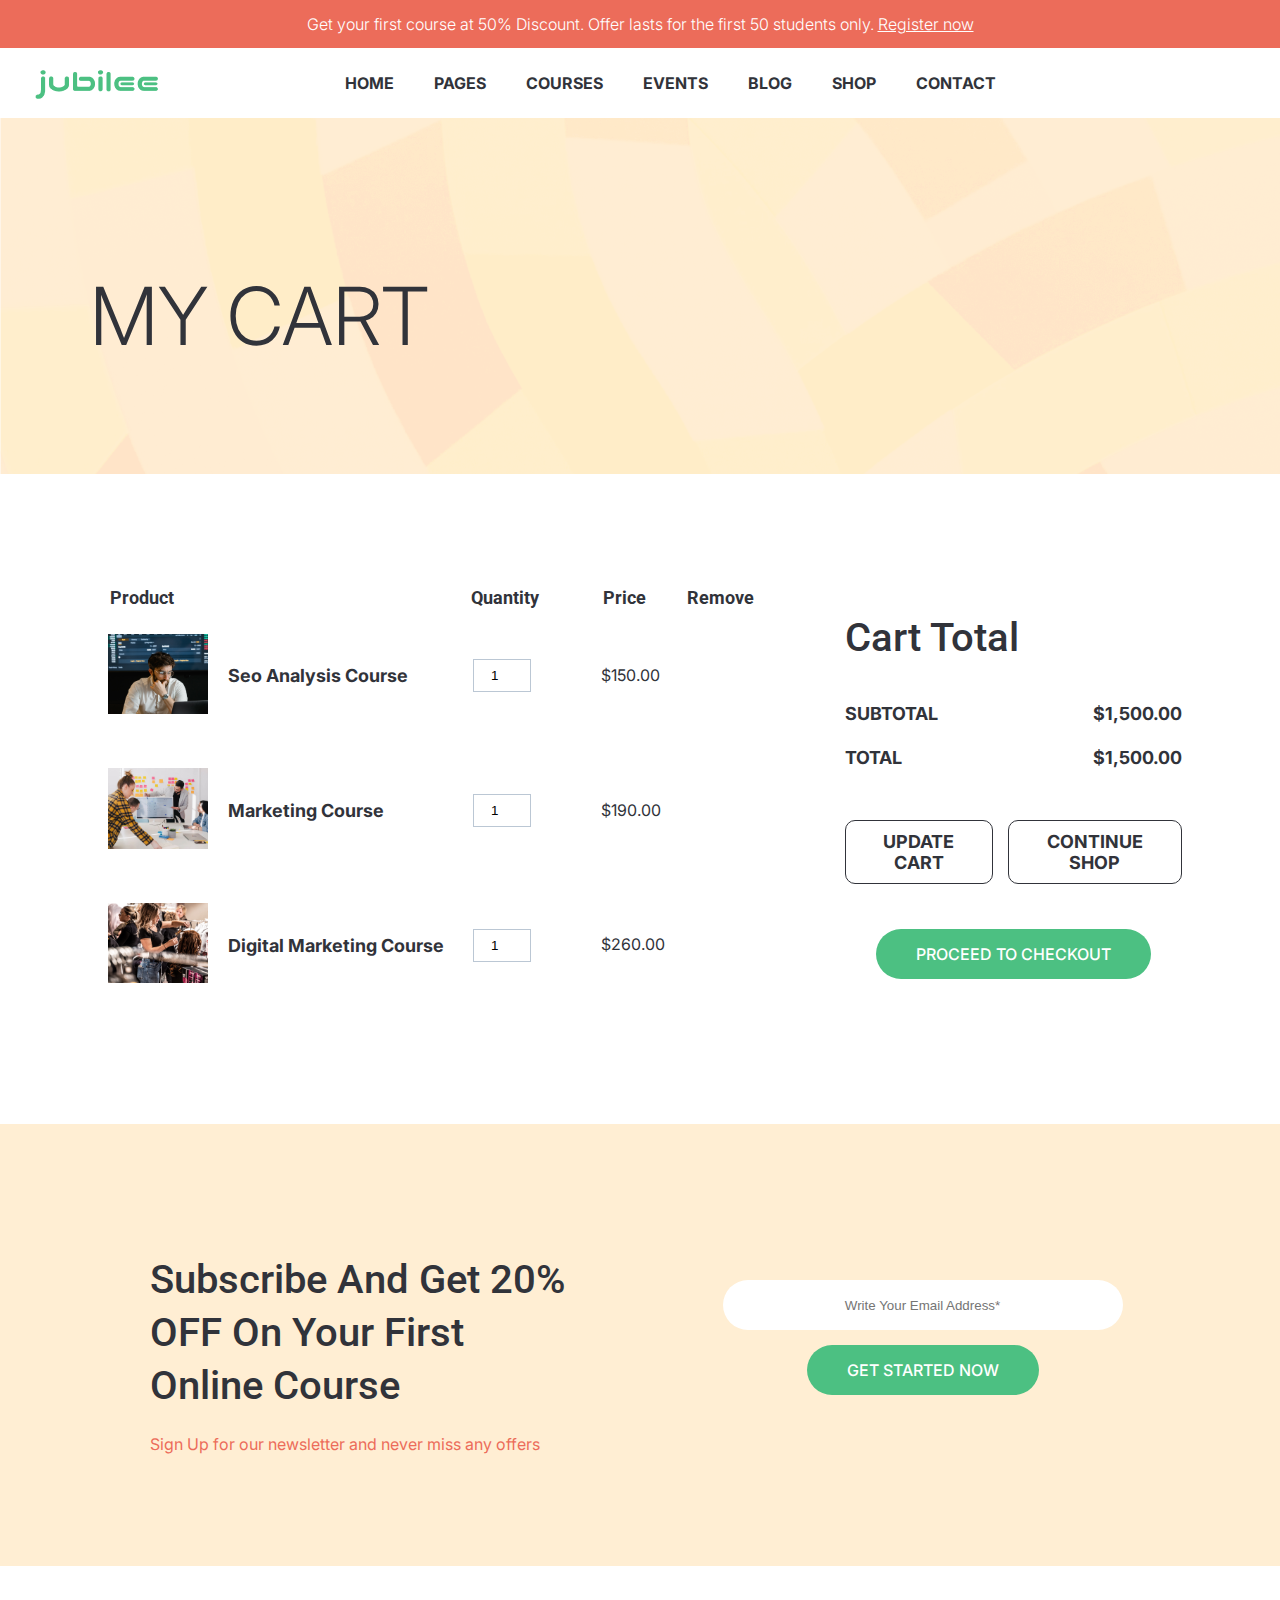
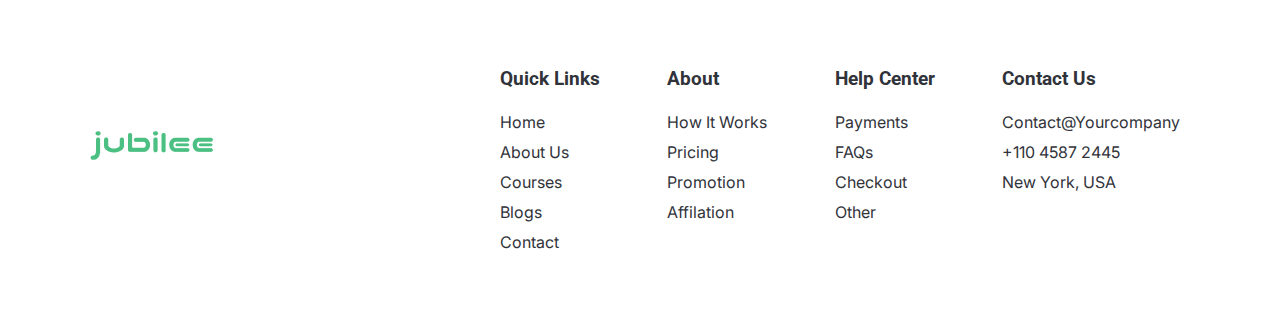
<file: cart.html>
<!DOCTYPE html>
<html lang="en">
  <head>
    <meta charset="UTF-8" />
    <meta name="viewport" content="width=device-width, initial-scale=1.0" />
    <title>My Cart</title>
    <link rel="shortcut icon" href="./assets/favicon.png" type="image/x-icon" />
    <link
      rel="stylesheet"
      href="https://cdnjs.cloudflare.com/ajax/libs/font-awesome/6.6.0/css/all.min.css"
      integrity="sha512-Kc323vGBEqzTmouAECnVceyQqyqdsSiqLQISBL29aUW4U/M7pSPA/gEUZQqv1cwx4OnYxTxve5UMg5GT6L4JJg=="
      crossorigin="anonymous"
      referrerpolicy="no-referrer"
    />

    <link rel="stylesheet" href="./style/style.css" />
    <link rel="stylesheet" href="./style/pages.css" />
  </head>
  <body>
    <main>
      <!-- nav bar section -->
      <nav>
        <!-- top bar -->
        <div class="top-bar">
          <p class="top-bar-text">
            Get your first course at 50% Discount. Offer lasts for the first 50
            students only.
          </p>
          <a href="#" class="reg-link">Register now</a>
        </div>
        <!-- end top bar -->
        <!-- main nav bar -->
        <div class="flex main-nav">
          <div class="logo">
            <a href="#">
              <img src="./assets/logo.png" alt="logo" />
            </a>
          </div>
          <div class="navbar">
            <ul class="flex nav-links">
              <li>
                <a href="index.html" class="nav-link">home</a>
              </li>
              <li>
                <a href="#" class="nav-link"
                  >pages <i class="fa-solid fa-caret-down fa-xs"></i
                ></a>
                <!-- dropdown menu -->
                <ul class="flex dropdown">
                  <li><a href="about.html">about us</a></li>
                  <li><a href="instructors.html">instructors</a></li>
                  <li><a href="cart.html">cart</a></li>
                  <li><a href="#">wishlist</a></li>
                  <li><a href="#">checkout</a></li>
                  <li><a href="#">price plan</a></li>
                  <li><a href="#">contact</a></li>
                  <li><a href="#">faqs</a></li>
                  <li><a href="#">account</a></li>
                  <li><a href="#">thank you</a></li>
                  <li><a href="#">error 404</a></li>
                  <li><a href="#">styles</a></li>
                </ul>
              </li>
              <li>
                <a href="#" class="nav-link"
                  >courses <i class="fa-solid fa-caret-down fa-xs"></i
                ></a>
                <ul class="flex dropdown">
                  <li><a href="#">course</a></li>
                  <li><a href="#">courses detail</a></li>
                </ul>
              </li>
              <li>
                <a href="#" class="nav-link"
                  >events <i class="fa-solid fa-caret-down fa-xs"></i
                ></a>
                <ul class="flex dropdown">
                  <li><a href="#">event</a></li>
                  <li><a href="#">event details</a></li>
                </ul>
              </li>
              <li>
                <a href="#" class="nav-link"
                  >blog <i class="fa-solid fa-caret-down fa-xs"></i
                ></a>
                <ul class="flex dropdown">
                  <li><a href="#">blog</a></li>
                  <li><a href="#">blog post</a></li>
                </ul>
              </li>
              <li>
                <a href="#" class="nav-link"
                  >shop <i class="fa-solid fa-caret-down fa-xs"></i
                ></a>
                <ul class="flex dropdown">
                  <li><a href="#">shop</a></li>
                  <li><a href="#">single product</a></li>
                </ul>
              </li>
              <li>
                <a href="#" class="nav-link">contact</a>
              </li>
            </ul>
          </div>
          <div class="navicon">
            <ul class="flex nav-icons">
              <li>
                <a href="#" class="nav-icon"
                  ><i class="fa-regular fa-user fa-lg"></i
                ></a>
              </li>
              <li>
                <a href="#" class="nav-icon"
                  ><i class="fa-regular fa-heart fa-lg"></i
                ></a>
              </li>
              <li>
                <a href="#" class="nav-icon"
                  ><i class="fa-solid fa-gift fa-lg"></i
                ></a>
              </li>
              <li>
                <a href="#" class="nav-icon"
                  ><i class="fa-solid fa-magnifying-glass fa-lg"></i
                ></a>
              </li>
            </ul>
          </div>
          <a href="#" class="hamburger"
            ><i class="fa-solid fa-bars fa-lg"></i
          ></a>
        </div>
        <!-- end main nav bar -->
      </nav>
      <!-- end total nav bar -->
      <header>
        <div class="container page-header">
          <h1>my cart</h1>
        </div>
      </header>
      <!-- cart section -->
      <!-- end cart section -->
      <section class="my-cart">
        <div class="container flex full-cart">
          <!-- cart product -->
          <div class="cart-table">
            <table>
              <!-- table head -->
              <thead class="table-title">
                <tr>
                  <th class="capitalize">product</th>
                  <th class="capitalize">quantity</th>
                  <th class="capitalize">price</th>
                  <th class="capitalize">remove</th>
                </tr>
              </thead>
              <!-- table body -->
              <tbody>
                <tr class="table-row">
                  <td>
                    <div class="flex cart-items">
                      <div class="cart-img">
                        <img src="./assets/item1.jpg" alt="cart-item-img" />
                      </div>
                      <div>
                        <a href="#"
                          ><h4 class="capitalize">seo analysis course</h4></a
                        >
                      </div>
                    </div>
                  </td>
                  <td>
                    <div class="cart-count">
                      <a href="#"><i class="fa-solid fa-minus fa-sm"></i></a>
                      <input type="number" name="number" value="1" />
                      <a href="#"><i class="fa-solid fa-plus fa-sm"></i></a>
                    </div>
                  </td>
                  <td class="cart-price">
                    <p>$150.00</p>
                  </td>
                  <td class="cart-delete">
                    <i class="fa-solid fa-trash-can fa-sm"></i>
                  </td>
                </tr>
                <tr class="table-row">
                  <td>
                    <div class="flex cart-items">
                      <div class="cart-img">
                        <img src="./assets/item2.jpg" alt="cart-item-img" />
                      </div>
                      <div>
                        <a href="#"
                          ><h4 class="capitalize">Marketing Course</h4></a
                        >
                      </div>
                    </div>
                  </td>
                  <td>
                    <div class="cart-count">
                      <a href="#"><i class="fa-solid fa-minus fa-sm"></i></a>
                      <input type="number" name="number" value="1" />
                      <a href="#"><i class="fa-solid fa-plus fa-sm"></i></a>
                    </div>
                  </td>
                  <td class="cart-price">
                    <p>$190.00</p>
                  </td>
                  <td class="cart-delete">
                    <i class="fa-solid fa-trash-can fa-sm"></i>
                  </td>
                </tr>
                <tr class="table-row">
                  <td>
                    <div class="flex cart-items">
                      <div class="cart-img">
                        <img src="./assets/item3.jpg" alt="cart-item-img" />
                      </div>
                      <div>
                        <a href="#"
                          ><h4 class="capitalize">
                            Digital Marketing course
                          </h4></a
                        >
                      </div>
                    </div>
                  </td>
                  <td>
                    <div class="cart-count">
                      <a href="#"><i class="fa-solid fa-minus fa-sm"></i></a>
                      <input type="number" name="number" value="1" />
                      <a href="#"><i class="fa-solid fa-plus fa-sm"></i></a>
                    </div>
                  </td>
                  <td class="cart-price">
                    <p>$260.00</p>
                  </td>
                  <td class="cart-delete">
                    <i class="fa-solid fa-trash-can fa-sm"></i>
                  </td>
                </tr>
              </tbody>
            </table>
          </div>
          <!-- Cart Total -->
          <div class="cart-total">
            <div class="total-cart-items">
              <h2>Cart Total</h2>
              <div class="flex sub-total">
                <p>Subtotal</p>
                <p>$1,500.00</p>
              </div>
              <div class="flex total-price">
                <p>Total</p>
                <p>$1,500.00</p>
              </div>
              <div class="flex cart-btn">
                <a href="#" class="secondary-btn">update cart</a>
                <a href="#" class="secondary-btn">continue shop</a>
              </div>
              <div class="cart-checkout">
                <a href="#" class="primary-btn">proceed to checkout</a>
              </div>
            </div>
          </div>
        </div>
      </section>
      <!-- register section -->
      <section class="register">
        <div class="container">
          <div class="flex register-section">
            <div class="register-left">
              <h2 class="register-head">
                Subscribe and get 20% <span>OFF</span> on your first online
                course
              </h2>
              <p class="register-text">
                Sign Up for our newsletter and never miss any offers
              </p>
            </div>
            <div class="register-right">
              <form id="input-form">
                <input
                  type="email"
                  name="email"
                  placeholder="Write Your Email Address*"
                  class="form form-redious"
                />
                <div class="form-btn">
                  <a href="#" class="primary-btn">Get Started now</a>
                </div>
              </form>
            </div>
          </div>
        </div>
      </section>
      <!-- end register section -->
      <!-- footer section -->
      <footer>
        <section class="container">
          <div class="flex footer-section">
            <!-- footer logos -->
            <div class="flex footer-logos">
              <a href="#"><img src="./assets/logo.png" alt="footer-logo" /></a>
              <div class="flex footer-icon">
                <a href="#"><i class="fa-brands fa-facebook fa-xl"></i></a>
                <a href="#"><i class="fa-brands fa-twitter fa-xl"></i></a>
                <a href="#"><i class="fa-brands fa-instagram fa-xl"></i></a>
                <a href="#"><i class="fa-brands fa-linkedin fa-xl"></i></a>
                <a href="#"><i class="fa-brands fa-youtube fa-xl"></i></a>
              </div>
            </div>
            <!-- footer menus -->
            <div class="flex footer-menu">
              <div class="flex menu-list">
                <h4>Quick Links</h4>
                <a href="index.html" class="menu-title">Home</a>
                <a href="about.html" class="menu-title">About us</a>
                <a href="#" class="menu-title">Courses</a>
                <a href="#" class="menu-title">Blogs</a>
                <a href="#" class="menu-title">Contact</a>
              </div>
              <div class="flex menu-list">
                <h4>About</h4>
                <a href="#" class="menu-title">How It Works</a>
                <a href="#" class="menu-title">Pricing</a>
                <a href="#" class="menu-title">Promotion</a>
                <a href="#" class="menu-title">Affilation</a>
              </div>
              <div class="flex menu-list">
                <h4>Help Center</h4>
                <a href="#" class="menu-title">Payments</a>
                <a href="#" class="menu-title">FAQs</a>
                <a href="#" class="menu-title">Checkout</a>
                <a href="#" class="menu-title">Other</a>
              </div>
              <div class="flex menu-list">
                <h4>Contact Us</h4>
                <a href="#" class="menu-title">contact@yourcompany</a>
                <a href="#" class="menu-title">+110 4587 2445</a>
                <a href="#" class="menu-title">New York, USA</a>
              </div>
            </div>
          </div>
        </section>
      </footer>
      <!-- end footer section -->
    </main>
  </body>
</html>
</file>
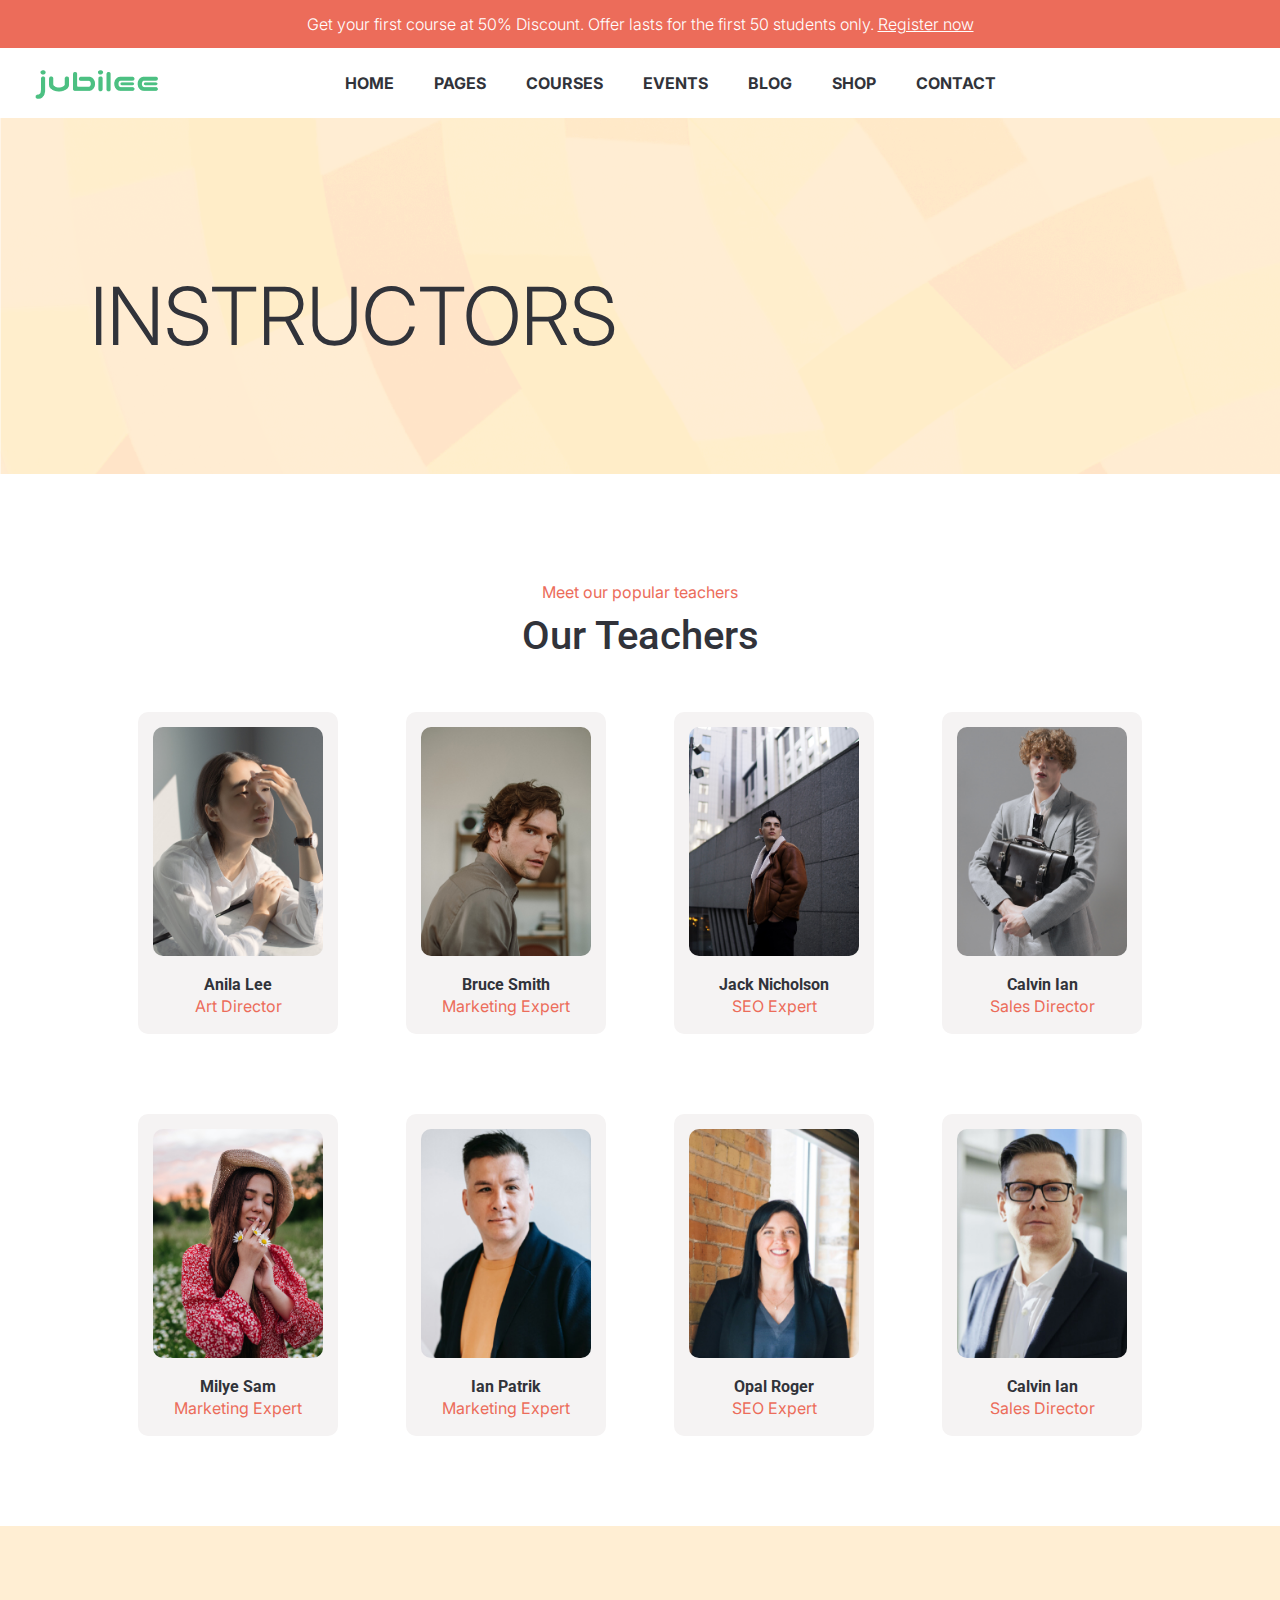
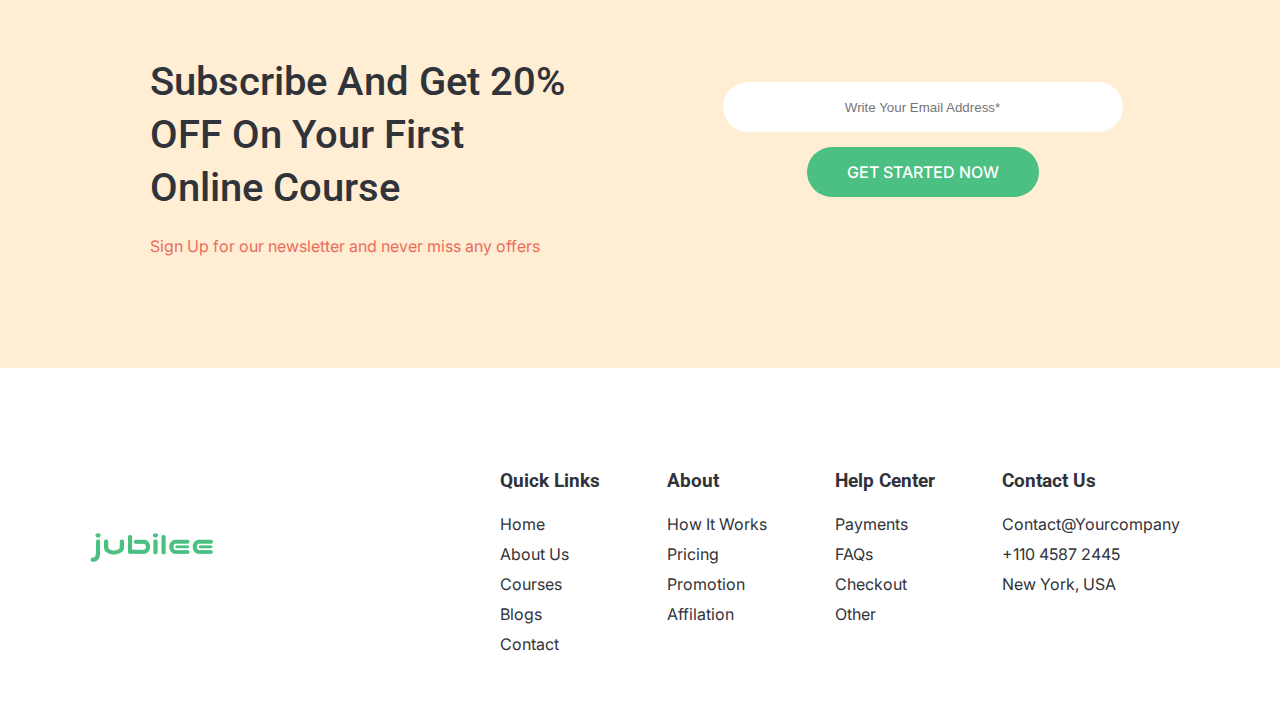
<file: instructors.html>
<!DOCTYPE html>
<html lang="en">
  <head>
    <meta charset="UTF-8" />
    <meta name="viewport" content="width=device-width, initial-scale=1.0" />
    <title>Instructors</title>
    <link rel="shortcut icon" href="./assets/favicon.png" type="image/x-icon" />
    <link
      rel="stylesheet"
      href="https://cdnjs.cloudflare.com/ajax/libs/font-awesome/6.6.0/css/all.min.css"
      integrity="sha512-Kc323vGBEqzTmouAECnVceyQqyqdsSiqLQISBL29aUW4U/M7pSPA/gEUZQqv1cwx4OnYxTxve5UMg5GT6L4JJg=="
      crossorigin="anonymous"
      referrerpolicy="no-referrer"
    />

    <link rel="stylesheet" href="./style/style.css" />
    <link rel="stylesheet" href="./style/pages.css" />
  </head>
  <body>
    <main>
      <!-- nav bar section -->
      <nav>
        <!-- top bar -->
        <div class="top-bar">
          <p class="top-bar-text">
            Get your first course at 50% Discount. Offer lasts for the first 50
            students only.
          </p>
          <a href="#" class="reg-link">Register now</a>
        </div>
        <!-- end top bar -->
        <!-- main nav bar -->
        <div class="flex main-nav">
          <div class="logo">
            <a href="#">
              <img src="./assets/logo.png" alt="logo" />
            </a>
          </div>
          <div class="navbar">
            <ul class="flex nav-links">
              <li>
                <a href="index.html" class="nav-link">home</a>
              </li>
              <li>
                <a href="#" class="nav-link"
                  >pages <i class="fa-solid fa-caret-down fa-xs"></i
                ></a>
                <!-- dropdown menu -->
                <ul class="flex dropdown">
                  <li><a href="about.html">about us</a></li>
                  <li><a href="instructors.html">instructors</a></li>
                  <li><a href="#">cart</a></li>
                  <li><a href="#">wishlist</a></li>
                  <li><a href="#">checkout</a></li>
                  <li><a href="#">price plan</a></li>
                  <li><a href="#">contact</a></li>
                  <li><a href="#">faqs</a></li>
                  <li><a href="#">account</a></li>
                  <li><a href="#">thank you</a></li>
                  <li><a href="#">error 404</a></li>
                  <li><a href="#">styles</a></li>
                </ul>
              </li>
              <li>
                <a href="#" class="nav-link"
                  >courses <i class="fa-solid fa-caret-down fa-xs"></i
                ></a>
                <ul class="flex dropdown">
                  <li><a href="#">course</a></li>
                  <li><a href="#">courses detail</a></li>
                </ul>
              </li>
              <li>
                <a href="#" class="nav-link"
                  >events <i class="fa-solid fa-caret-down fa-xs"></i
                ></a>
                <ul class="flex dropdown">
                  <li><a href="#">event</a></li>
                  <li><a href="#">event details</a></li>
                </ul>
              </li>
              <li>
                <a href="#" class="nav-link"
                  >blog <i class="fa-solid fa-caret-down fa-xs"></i
                ></a>
                <ul class="flex dropdown">
                  <li><a href="#">blog</a></li>
                  <li><a href="#">blog post</a></li>
                </ul>
              </li>
              <li>
                <a href="#" class="nav-link"
                  >shop <i class="fa-solid fa-caret-down fa-xs"></i
                ></a>
                <ul class="flex dropdown">
                  <li><a href="#">shop</a></li>
                  <li><a href="#">single product</a></li>
                </ul>
              </li>
              <li>
                <a href="#" class="nav-link">contact</a>
              </li>
            </ul>
          </div>
          <div class="navicon">
            <ul class="flex nav-icons">
              <li>
                <a href="#" class="nav-icon"
                  ><i class="fa-regular fa-user fa-lg"></i
                ></a>
              </li>
              <li>
                <a href="#" class="nav-icon"
                  ><i class="fa-regular fa-heart fa-lg"></i
                ></a>
              </li>
              <li>
                <a href="#" class="nav-icon"
                  ><i class="fa-solid fa-gift fa-lg"></i
                ></a>
              </li>
              <li>
                <a href="#" class="nav-icon"
                  ><i class="fa-solid fa-magnifying-glass fa-lg"></i
                ></a>
              </li>
            </ul>
          </div>
          <a href="#" class="hamburger"
            ><i class="fa-solid fa-bars fa-lg"></i
          ></a>
        </div>
        <!-- end main nav bar -->
      </nav>
      <!-- end total nav bar -->
      <header>
        <div class="container page-header">
          <h1>instructors</h1>
        </div>
      </header>
      <!-- teacher section -->
      <section class="container teacher-main-section">
        <div class="teacher-section-title">
          <p>Meet our popular teachers</p>
          <h2>our teachers</h2>
        </div>
        <!-- teacher section cards -->
        <div class="flex teachers-cards-section">
          <div class="teacher-card">
            <div class="teacher-details">
              <img src="./assets/teacher1.jpg" alt="teacher-pic" />
              <div class="teacher-name">
                <h4>Anila Lee</h4>
                <p class="teacher-position">Art Director</p>
              </div>
              <div class="flex teacher-link">
                <a href="#" class="media"
                  ><i class="fa-brands fa-facebook fa-xl"></i
                ></a>
                <a href="#" class="media"
                  ><i class="fa-brands fa-twitter fa-xl"></i
                ></a>
                <a href="#" class="media"
                  ><i class="fa-brands fa-instagram fa-xl"></i
                ></a>
                <a href="#" class="media"
                  ><i class="fa-brands fa-linkedin fa-xl"></i
                ></a>
              </div>
            </div>
          </div>
          <div class="teacher-card">
            <div class="teacher-details">
              <img src="./assets/teacher2.jpg" alt="teacher-pic" />
              <div class="teacher-name">
                <h4>Bruce Smith</h4>
                <p class="teacher-position">Marketing Expert</p>
              </div>
              <div class="flex teacher-link">
                <a href="#" class="media"
                  ><i class="fa-brands fa-facebook fa-xl"></i
                ></a>
                <a href="#" class="media"
                  ><i class="fa-brands fa-twitter fa-xl"></i
                ></a>
                <a href="#" class="media"
                  ><i class="fa-brands fa-instagram fa-xl"></i
                ></a>
                <a href="#" class="media"
                  ><i class="fa-brands fa-linkedin fa-xl"></i
                ></a>
              </div>
            </div>
          </div>
          <div class="teacher-card">
            <div class="teacher-details">
              <img src="./assets/teacher3.jpg" alt="teacher-pic" />
              <div class="teacher-name">
                <h4>Jack Nicholson</h4>
                <p class="teacher-position">SEO Expert</p>
              </div>
              <div class="flex teacher-link">
                <a href="#" class="media"
                  ><i class="fa-brands fa-facebook fa-xl"></i
                ></a>
                <a href="#" class="media"
                  ><i class="fa-brands fa-twitter fa-xl"></i
                ></a>
                <a href="#" class="media"
                  ><i class="fa-brands fa-instagram fa-xl"></i
                ></a>
                <a href="#" class="media"
                  ><i class="fa-brands fa-linkedin fa-xl"></i
                ></a>
              </div>
            </div>
          </div>
          <div class="teacher-card">
            <div class="teacher-details">
              <img src="./assets/teacher4.jpg" alt="teacher-pic" />
              <div class="teacher-name">
                <h4>Calvin Ian</h4>
                <p class="teacher-position">Sales Director</p>
              </div>
              <div class="flex teacher-link">
                <a href="#" class="media"
                  ><i class="fa-brands fa-facebook fa-xl"></i
                ></a>
                <a href="#" class="media"
                  ><i class="fa-brands fa-twitter fa-xl"></i
                ></a>
                <a href="#" class="media"
                  ><i class="fa-brands fa-instagram fa-xl"></i
                ></a>
                <a href="#" class="media"
                  ><i class="fa-brands fa-linkedin fa-xl"></i
                ></a>
              </div>
            </div>
          </div>
        </div>
        <div class="flex teachers-cards-section">
          <div class="teacher-card">
            <div class="teacher-details">
              <img src="./assets/teacher5.jpg" alt="teacher-pic" />
              <div class="teacher-name">
                <h4>Milye Sam</h4>
                <p class="teacher-position">Marketing Expert</p>
              </div>
              <div class="flex teacher-link">
                <a href="#" class="media"
                  ><i class="fa-brands fa-facebook fa-xl"></i
                ></a>
                <a href="#" class="media"
                  ><i class="fa-brands fa-twitter fa-xl"></i
                ></a>
                <a href="#" class="media"
                  ><i class="fa-brands fa-instagram fa-xl"></i
                ></a>
                <a href="#" class="media"
                  ><i class="fa-brands fa-linkedin fa-xl"></i
                ></a>
              </div>
            </div>
          </div>
          <div class="teacher-card">
            <div class="teacher-details">
              <img src="./assets/teacher6.jpg" alt="teacher-pic" />
              <div class="teacher-name">
                <h4>Ian Patrik</h4>
                <p class="teacher-position">Marketing Expert</p>
              </div>
              <div class="flex teacher-link">
                <a href="#" class="media"
                  ><i class="fa-brands fa-facebook fa-xl"></i
                ></a>
                <a href="#" class="media"
                  ><i class="fa-brands fa-twitter fa-xl"></i
                ></a>
                <a href="#" class="media"
                  ><i class="fa-brands fa-instagram fa-xl"></i
                ></a>
                <a href="#" class="media"
                  ><i class="fa-brands fa-linkedin fa-xl"></i
                ></a>
              </div>
            </div>
          </div>
          <div class="teacher-card">
            <div class="teacher-details">
              <img src="./assets/teacher7.jpg" alt="teacher-pic" />
              <div class="teacher-name">
                <h4>Opal Roger</h4>
                <p class="teacher-position">SEO Expert</p>
              </div>
              <div class="flex teacher-link">
                <a href="#" class="media"
                  ><i class="fa-brands fa-facebook fa-xl"></i
                ></a>
                <a href="#" class="media"
                  ><i class="fa-brands fa-twitter fa-xl"></i
                ></a>
                <a href="#" class="media"
                  ><i class="fa-brands fa-instagram fa-xl"></i
                ></a>
                <a href="#" class="media"
                  ><i class="fa-brands fa-linkedin fa-xl"></i
                ></a>
              </div>
            </div>
          </div>
          <div class="teacher-card">
            <div class="teacher-details">
              <img src="./assets/teacher8.jpg" alt="teacher-pic" />
              <div class="teacher-name">
                <h4>Calvin Ian</h4>
                <p class="teacher-position">Sales Director</p>
              </div>
              <div class="flex teacher-link">
                <a href="#" class="media"
                  ><i class="fa-brands fa-facebook fa-xl"></i
                ></a>
                <a href="#" class="media"
                  ><i class="fa-brands fa-twitter fa-xl"></i
                ></a>
                <a href="#" class="media"
                  ><i class="fa-brands fa-instagram fa-xl"></i
                ></a>
                <a href="#" class="media"
                  ><i class="fa-brands fa-linkedin fa-xl"></i
                ></a>
              </div>
            </div>
          </div>
        </div>
      </section>
      <!-- end teacher section -->
      <!-- register section -->
      <section class="register">
        <div class="container">
          <div class="flex register-section">
            <div class="register-left">
              <h2 class="register-head">
                Subscribe and get 20% <span>OFF</span> on your first online
                course
              </h2>
              <p class="register-text">
                Sign Up for our newsletter and never miss any offers
              </p>
            </div>
            <div class="register-right">
              <form id="input-form">
                <input
                  type="email"
                  name="email"
                  placeholder="Write Your Email Address*"
                  class="form form-redious"
                />
                <div class="form-btn">
                  <a href="#" class="primary-btn">Get Started now</a>
                </div>
              </form>
            </div>
          </div>
        </div>
      </section>
      <!-- end register section -->
      <!-- footer section -->
      <footer>
        <section class="container">
          <div class="flex footer-section">
            <!-- footer logos -->
            <div class="flex footer-logos">
              <a href="#"><img src="./assets/logo.png" alt="footer-logo" /></a>
              <div class="flex footer-icon">
                <a href="#"><i class="fa-brands fa-facebook fa-xl"></i></a>
                <a href="#"><i class="fa-brands fa-twitter fa-xl"></i></a>
                <a href="#"><i class="fa-brands fa-instagram fa-xl"></i></a>
                <a href="#"><i class="fa-brands fa-linkedin fa-xl"></i></a>
                <a href="#"><i class="fa-brands fa-youtube fa-xl"></i></a>
              </div>
            </div>
            <!-- footer menus -->
            <div class="flex footer-menu">
              <div class="flex menu-list">
                <h4>Quick Links</h4>
                <a href="index.html" class="menu-title">Home</a>
                <a href="about.html" class="menu-title">About us</a>
                <a href="#" class="menu-title">Courses</a>
                <a href="#" class="menu-title">Blogs</a>
                <a href="#" class="menu-title">Contact</a>
              </div>
              <div class="flex menu-list">
                <h4>About</h4>
                <a href="#" class="menu-title">How It Works</a>
                <a href="#" class="menu-title">Pricing</a>
                <a href="#" class="menu-title">Promotion</a>
                <a href="#" class="menu-title">Affilation</a>
              </div>
              <div class="flex menu-list">
                <h4>Help Center</h4>
                <a href="#" class="menu-title">Payments</a>
                <a href="#" class="menu-title">FAQs</a>
                <a href="#" class="menu-title">Checkout</a>
                <a href="#" class="menu-title">Other</a>
              </div>
              <div class="flex menu-list">
                <h4>Contact Us</h4>
                <a href="#" class="menu-title">contact@yourcompany</a>
                <a href="#" class="menu-title">+110 4587 2445</a>
                <a href="#" class="menu-title">New York, USA</a>
              </div>
            </div>
          </div>
        </section>
      </footer>
      <!-- end footer section -->
    </main>
  </body>
</html>
</file>
<file: style/style.css>
@import url("https://fonts.googleapis.com/css2?family=Inter:ital,opsz,wght@0,14..32,100..900;1,14..32,100..900&family=Roboto:wght@400;500&display=swap");

* {
  margin: 0;
  padding: 0;
  text-align: center;
  box-sizing: border-box;
}

:root {
  --primary-color: #4cc082;
  --light-primary-color: #e2f3f0;
  --secondary-color: #ec6c5a;
  --light-secondary-color: #ffe9e5;
  --tertiary-color: #ffeed3;
  --dark-color: #31333a;
  --light-color: #ffffff;
  --grey-color: #bbc7d4;
  --light-dark-color: #727272;
  --light-grey-color: #f5f5f5;
}

body {
  font-family: "Roboto", sans-serif;
}

p {
  font-family: "Inter", sans-serif;
}

a {
  text-decoration: none;
  font-family: "Inter", sans-serif;
}

ul {
  list-style: none;
}

span a {
  text-decoration: underline !important;
  color: var(--light-color);
}

h1 {
  font-size: 5rem;
  font-family: "Inter", sans-serif;
  font-weight: 300;
  line-height: 1.2;
  text-transform: uppercase;
  text-align: start;
  color: #31333a;
  padding-top: 40px;
}

h2 {
  font-size: 2.5rem;
  color: #31333a;
  line-height: 1rem;
  font-weight: 500;
  text-transform: capitalize;
}

p {
  line-height: 1.5rem;
  font-weight: 400;
  color: #31333a;
}

header {
  background-image: url("../assets/billboard-bg.png");
  background-repeat: no-repeat;
}

.flex {
  display: flex;
  align-items: center;
}

.container {
  max-width: 1140px;
  margin: auto;
  overflow: hidden;
}

.uppercase {
  text-transform: uppercase;
}

.primary-btn {
  background: var(--primary-color);
  border-radius: 30px;
  padding: 15px 40px;
  color: #ffffff !important;
  text-transform: uppercase;
  font-weight: 500;
  transition: 0.4s ease-in-out;
}

.primary-btn:hover {
  background-color: #338158;
}

.top-bar-text {
  display: inline-block;
  font-family: "Inter", system-ui, sans-serif;
  font-weight: 300;
  color: #ffffff;
}

.reg-link {
  font-family: "Inter", system-ui, sans-serif;
  font-weight: 300;
  text-decoration: underline;
  color: #ffffff;
}

.top-bar {
  background-color: var(--secondary-color);
  padding-inline: 20px;
  padding-block: 12px;
}

.main-nav {
  justify-content: space-between;
  padding-inline: 35px;
  padding-block: 15px;
}

.navbar {
  max-width: 835px;
  padding-inline: 10px;
  position: relative;
}

.nav-links {
  gap: 40px;
  transition: 0.4s;
}

.nav-link {
  color: var(--dark-color);
  font-weight: bold;
  text-transform: uppercase;
  text-align: center;
  transition: 0.4s ease-in-out;
}

.nav-link:hover {
  color: var(--primary-color);
}

.navbar ul li:hover .dropdown {
  visibility: inherit;
}

.dropdown {
  align-items: flex-start;
  background-color: #ffffff;
  border: 1px solid var(--grey-color);
  border-radius: 5px;
  font-weight: bold;
  flex-direction: column;
  gap: 15px;
  padding: 15px 15px;
  position: absolute;
  top: 20px;
  text-transform: uppercase;
  visibility: hidden;
}

.dropdown li a {
  color: var(--dark-color);
}

.dropdown li a:hover {
  color: var(--primary-color);
}

.navicon {
  max-width: 180px;
  padding-inline: 10px;
}

.nav-icons {
  gap: 15px;
}

.nav-icon {
  color: var(--dark-color);
}

.hamburger {
  color: var(--dark-color);
  display: none;
}

.main-header {
  justify-content: space-between;
  align-items: start;
  padding-top: 55px;
}

.header-left {
  width: 47%;
  padding-inline: 20px;
}

.header-left p {
  font-size: 1.5rem;
  padding-right: 25px;
  padding-block: 20px;
  text-transform: capitalize;
}

.input-form {
  position: relative;
}

.form {
  height: 50px;
  width: 500px;
  border-radius: 10px;
  border: 0 !important;
  color: #31333a;
  text-align: start;
  padding-inline: 25px;
}

.input-icon {
  display: inline-block;
  height: 40px;
  width: 50px;
  background-color: var(--primary-color);
  color: #ffffff;
  border-radius: 10px;
  position: absolute;
  right: 0;
  bottom: 5px;
}

.input-icon i {
  padding-top: 20px;
}

.header-right {
  width: 47%;
}

.header-right img {
  width: 100%;
  height: auto;
}

.feature-section {
  padding-block: 50px;
}

.features {
  margin-block: 20px;
  justify-content: space-between;
  flex-wrap: wrap;
  padding-inline: 10px;
}

.feature-card {
  width: 250px;
  height: 160px;
  background: white;
  border-radius: 10px;
  transition: border-radius 0.5s cubic-bezier(0.175, 0.885, 0.32, 1.275);
  box-shadow: inset 0 -3em 3em rgba(0, 0, 0, 0.1), 0 0 0 2px rgb(190, 190, 190),
    0.3em 0.3em 1em rgba(0, 0, 0, 0.3);
  margin: 15px;
  cursor: pointer;
  flex-direction: column;
  justify-content: center;
  gap: 10px;
  transition: 0.4s ease-in-out;
}

.feature-card:hover {
  background: var(--primary-color);
  color: #ffffff;
}

.feature-card h3 {
  color: var(--secondary-color);
  font-size: 2rem;
  text-transform: uppercase;
}

.feature-card p {
  font-size: 1.1rem;
  font-weight: bold;
  line-height: 1rem;
  text-transform: uppercase;
}

.about-section {
  margin-block: 90px;
  padding-inline: 15px;
  gap: 30px;
}

.about-left {
  width: 45%;
  padding-inline: 20px;
}

.about-left img {
  border-radius: 50%;
}

.about-right {
  width: 45%;
  margin-left: 10px;
  padding-inline: 20px;
}

.about-text {
  flex-direction: column;
  gap: 15px;
  align-items: start;
}

.about-text a {
  margin-top: 20px;
}

.about-header {
  flex-direction: column;
  gap: 15px;
  align-items: start;
}

.about-header p {
  text-align: left;
  padding-block: 10px;
}

.about-point p {
  text-align: left;
  padding-left: 25px;
}

.category-header {
  justify-content: space-between;
  padding-inline: 20px;
  margin-block: 20px;
}

.category-text p {
  color: var(--secondary-color);
  padding: 10px 15px;
  text-align: left;
}

.category-text h2 {
  padding: 20px 15px;
  line-height: 2.5rem;
}

.category-cards-section {
  padding: 15px 20px;
  gap: 20px;
}

/* category-card 1 */
.category-card {
  gap: 25px;
  width: 33%;
  background-color: #e2f3f0;
  border-radius: 15px;
  justify-content: flex-start;
  padding: 20px 15px;
  transition: 0.4s ease-in-out;
}

/* category-card with hover effect */
.category-card:hover {
  background-color: var(--primary-color);
}

.category-card:hover i {
  color: #ffffff;
}

.category-card:hover .category-paragraph h3 {
  color: #ffffff;
}

.category-card:hover .category-paragraph p {
  color: #ffffff;
}
/* end category-card with hover effect */

.category-card i {
  color: var(--primary-color);
  padding-left: 20px;
}

.category-paragraph {
  flex-direction: column;
  gap: 10px;
  align-items: start;
}

.category-paragraph h3 {
  color: var(--dark-color);
  font-weight: 500;
}

/* category-card 2 */
.category-card-2 {
  gap: 25px;
  width: 33%;
  background-color: #e1e5e9;
  border-radius: 15px;
  justify-content: flex-start;
  padding: 20px 15px;
  transition: 0.4s ease-in-out;
}

.category-card-2 i {
  color: #6c757d;
  padding-left: 20px;
}

.category-paragraph-2 {
  flex-direction: column;
  gap: 10px;
  align-items: start;
}

.category-paragraph-2 h3 {
  color: var(--dark-color);
  font-weight: 500;
}

/* category-card with hover effect */
.category-card-2:hover {
  background-color: #6c757d;
}

.category-card-2:hover i {
  color: #ffffff;
}

.category-card-2:hover .category-paragraph-2 h3 {
  color: #ffffff;
}

.category-card-2:hover .category-paragraph-2 p {
  color: #ffffff;
}
/* end category-card with hover effect */
/* category-card 3 */
.category-card-3 {
  gap: 25px;
  width: 33%;
  background-color: #f5e8d6;
  border-radius: 15px;
  justify-content: flex-start;
  padding: 20px 15px;
  transition: 0.4s ease-in-out;
}

.category-card-3 i {
  color: #f8be60;
  padding-left: 20px;
}

.category-paragraph-3 {
  flex-direction: column;
  gap: 10px;
  align-items: start;
}

.category-paragraph-3 h3 {
  color: var(--dark-color);
  font-weight: 500;
}

/* category-card with hover effect */
.category-card-3:hover {
  background-color: #f8be60;
}

.category-card-3:hover i {
  color: #ffffff;
}

.category-card-3:hover .category-paragraph-3 h3 {
  color: #ffffff;
}

.category-card-3:hover .category-paragraph-3 p {
  color: #ffffff;
}
/* end category-card with hover effect */
/* category-card 4 */
.category-card-4 {
  gap: 25px;
  width: 33%;
  background-color: #f3cac5;
  border-radius: 15px;
  justify-content: flex-start;
  padding: 20px 15px;
  transition: 0.4s ease-in-out;
}

.category-card-4 i {
  color: #ec6c5a;
  padding-left: 20px;
}

.category-paragraph-4 {
  flex-direction: column;
  gap: 10px;
  align-items: start;
}

.category-paragraph-4 h3 {
  color: var(--dark-color);
  font-weight: 500;
}
/* category-card with hover effect */
.category-card-4:hover {
  background-color: #ec6c5a;
}

.category-card-4:hover i {
  color: #ffffff;
}

.category-card-4:hover .category-paragraph-4 h3 {
  color: #ffffff;
}

.category-card-4:hover .category-paragraph-4 p {
  color: #ffffff;
}
/* end category-card with hover effect */

.courses {
  margin-block: 20px;
  padding-top: 40px;
}

.course-header {
  margin-top: 20px;
  padding: 20px 15px;
}

.course-header p {
  color: #ec6c5a;
}

.course-header h2 {
  padding-block: 25px;
}

.total-card-section {
  flex-direction: column;
  gap: 20px;
}

.course-card-body {
  flex-wrap: wrap;
  justify-content: space-evenly;
  gap: 20px;
  padding-inline: 10px;
  padding-block: 10px;
  margin-block: 20px;
}

.course-card {
  width: 255px;
  height: 385px;
  background-color: #f5f3f3;
  border-radius: 10px;
}

.course-card-items {
  padding: 10px;
}

.course-card-items img {
  height: 100%;
  width: 100%;
  object-fit: cover;
  border-radius: 10px;
  cursor: pointer;
}

.card-head {
  gap: 10px;
  justify-content: space-between;
  padding-top: 5px;
}

.card-head h4 {
  font-size: 1rem;
  line-height: 1.2rem;
  text-align: left;
  font-weight: 500;
  color: #7f7f7f;
}

.card-time {
  gap: 5px;
  color: #7f7f7f;
}

.card-time p {
  text-align: left;
  font-weight: bold;
  color: #7f7f7f;
}

.card-title {
  padding-top: 10px;
}

.card-title h3 {
  text-transform: capitalize;
  text-align: left;
  font-size: 1.3rem;
  font-weight: 600;
  line-height: 1.3rem;
}

.card-title h3 a {
  color: var(--dark-color);
  line-height: 1.6rem;
}

.card-title h3 a:hover {
  color: var(--primary-color);
}

.person-name {
  gap: 15px;
  padding-top: 10px;
}

.person-name p {
  text-transform: capitalize;
  color: #7f7f7f;
}

.person-star {
  color: var(--primary-color);
}

.teacher-section-title p {
  color: var(--secondary-color);
  line-height: 1rem;
  padding-block: 10px;
}

.teacher-section-title h2 {
  line-height: 2rem;
  margin-block: 10px;
  text-transform: capitalize;
}

/* teacher card */
.teacher-main-section {
  margin-block: 100px 10px;
}
.teachers-cards-section {
  flex-wrap: wrap;
  justify-content: space-evenly;
  gap: 20px;
  padding: 20px;
  margin-block: 40px;
}

.teacher-card {
  width: 200px;
  height: 322px;
  background-color: #f5f3f3;
  border-radius: 10px;
}

.teacher-details {
  padding: 15px;
  position: relative;
}

.teacher-details img {
  height: 100%;
  width: 100%;
  object-fit: cover;
  border-radius: 10px;
  cursor: pointer;
  cursor: pointer;
  transition: 0.3s;
}

.teacher-details img:hover {
  transform: scale(1.05);
}

.teacher-details:hover .media {
  visibility: inherit;
}

.teacher-name {
  padding-top: 15px;
  color: var(--dark-color);
}

.teacher-position {
  color: var(--secondary-color);
  text-transform: capitalize;
}

.teacher-link {
  position: absolute;
  bottom: 75px;
  transform: translate(20%);
}

.media {
  width: 30px;
  height: 30px;
  background-color: var(--primary-color);
  color: #ffffff;
  align-content: center;
  border-radius: 5px;
  padding: 5px;
  visibility: hidden;
}

.points-title {
  margin-block: 40px;
}

.points-title p {
  color: var(--secondary-color);
  margin-block: 25px;
}

.points-title h2 {
  color: var(--dark-color);
  line-height: 2rem;
}

.point-details {
  justify-content: space-between;
  gap: 20px;
  padding: 20px;
  margin-block: 50px;
}

.points-left {
  flex-direction: column;
  gap: 15px;
  max-width: 530px;
}

.points-right {
  flex-direction: column;
  gap: 15px;
  max-width: 530px;
}

.register {
  margin-block: 30px;
  background-color: #ffeed3;
}

.register-section {
  justify-content: space-evenly;
  flex-wrap: wrap;
  gap: 40px;
  padding-block: 100px;
}

.register-head {
  color: var(--dark-color);
  line-height: 3.3rem;
  text-align: left;
}

.register-head span {
  text-transform: uppercase;
}

.register-text {
  color: var(--secondary-color);
  text-align: left;
  margin-top: 10px;
}

.register-left {
  width: 475px;
  padding: 10px 30px;
}

.register-right {
  width: 475px;
  padding: 10px 30px;
}

.form-redious {
  width: 400px;
  border-radius: 30px;
  text-align: center;
}

.form-btn {
  margin-block: 30px;
}

/* footer section */

.footer-section {
  flex-wrap: wrap;
  justify-content: space-between;
  margin-block: 30px;
  padding: 40px 20px;
  gap: 30px;
}

.footer-logos {
  width: 240px;
  flex-direction: column;
  align-items: flex-start;
  gap: 10px;
}

.footer-icon {
  margin-block: 10px;
  gap: 25px;
}

.footer-icon a {
  color: #6c757d;
}

.footer-icon a:hover {
  color: var(--primary-color);
}

.menu-list {
  flex-direction: column;
  padding-inline: 10px;
  gap: 10px;
  align-items: flex-start;
}

.menu-list h4 {
  color: var(--dark-color);
  font-size: 1.2rem;
  line-height: 1.6rem;
  margin-bottom: 10px;
}

.menu-title {
  color: var(--dark-color);
  text-transform: capitalize;
}

.menu-title:hover {
  color: var(--primary-color);
}

.footer-menu {
  flex-wrap: wrap;
  width: 700px;
  gap: 20px;
  justify-content: space-between;
  align-items: flex-start;
}
</file>
<file: style/pages.css>
:root {
  --primary-color: #4cc082;
  --light-primary-color: #e2f3f0;
  --secondary-color: #ec6c5a;
  --light-secondary-color: #ffe9e5;
  --tertiary-color: #ffeed3;
  --dark-color: #31333a;
  --light-color: #ffffff;
  --grey-color: #bbc7d4;
  --light-dark-color: #727272;
  --light-grey-color: #f5f5f5;
}
/* about us page style  */
h2 {
  line-height: 3rem;
}
.secondary {
  color: var(--secondary-color);
}

.secondary-btn {
  border: 1px solid var(--dark-color);
  border-radius: 10px;
  padding: 10px 12px;
  color: var(--dark-color);
  font-size: 18px;
  font-weight: bold;
  text-transform: uppercase;
  transition: 0.3s ease-in-out;
}

.secondary-btn:hover {
  background-color: var(--dark-color);
  color: #ffffff;
}

.capitalize {
  text-transform: capitalize;
}

.margin {
  margin-block: 30px;
}

.page-header {
  padding: 110px 20px;
}

.blog {
  align-items: flex-start;
  flex-wrap: wrap;
  margin-block: 50px;
  padding-block: 50px;
  justify-content: space-between;
  gap: 20px;
}

.blog-left {
  flex-direction: column;
  align-items: flex-start;
  gap: 35px;
  width: 530px;
  padding: 20px 10px;
}

.blog-left p {
  text-align: left;
}

.blog-right {
  width: 530px;
  padding: 20px 10px;
}

.heading h2 {
  line-height: 3rem;
  text-align: left;
}

.bg-color {
  background-color: var(--light-primary-color);
  padding-block: 90px;
}

.latest-blogs {
  padding: 20px 20px;
  margin-block: 30px;
}

.latest-blogs-cards {
  gap: 10px;
  flex-wrap: wrap;
  justify-content: space-around;
  margin-block: 20px;
}

.latest-blogs-head {
  justify-content: space-between;
}

.latest-blogs-title p,
h2 {
  margin-block: 20px;
}

.latest-blogs-card {
  width: 340px;
  overflow: hidden;
  border-radius: 10px;
}

.latest-blogs-card img {
  width: 100%;
  height: 220px;
  border-radius: 10px;
  transition: 0.4s ease-in-out;
  cursor: pointer;
}

.latest-blogs-card img:hover {
  transform: scale(1.05);
}

.blogs-date,
.blogs-date p {
  color: var(--light-dark-color);
  font-weight: bold;
  gap: 5px;
}

.latest-blogs-detail h3 {
  color: var(--dark-color);
  margin-block: 10px;
  text-align: left;
}

.latest-blogs-detail h3:hover {
  color: var(--primary-color);
}

/* cart section */
.my-cart {
  margin-block: 80px;
  padding-inline: 15px;
}

.full-cart {
  flex-wrap: wrap;
  gap: 40px;
  justify-content: space-evenly;
}

.cart-table {
  max-width: 775px;
}

.cart-table table {
  padding: 30px 20px;
}

.cart-img {
  width: 100px;
}

.cart-img img {
  width: 100%;
  height: auto;
}

.cart-items {
  flex-wrap: wrap;
  gap: 20px;
  max-width: 370px;
  padding: 24px 15px 24px 8px;
}

.cart-items h4 {
  color: var(--dark-color);
  font-size: 18px;
  text-align: start;
  transition: 0.4s ease-in-out;
}

.cart-items h4:hover {
  color: var(--primary-color);
}

.table-title th {
  color: var(--dark-color);
  font-size: 18px;
  text-align: left;
  padding-left: 10px;
}

.cart-count {
  padding: 42px 8px;
  width: 130px;
  text-align: start;
}

.cart-count input {
  border: 1px solid var(--grey-color);
  width: 58px;
  padding: 8px;
  margin-inline: 4px;
}

.cart-count a i {
  color: var(--dark-color);
  transition: 0.4s ease-in-out;
}

.cart-count a i:hover {
  color: var(--primary-color);
}

.cart-price {
  width: 73px;
}

.cart-price p {
  color: var(--dark-color);
  padding: 51px 10px 53px 8px;
  text-align: start;
}

.cart-delete {
  width: 50px;
}

.cart-delete i {
  color: var(--dark-color);
  padding: 51px 8px;
  transition: 0.4s ease-in-out;
}

.cart-delete i:hover {
  color: var(--primary-color);
}

.cart-total-table {
  flex-direction: column;
  gap: 20px;
}

.cart-total {
  width: 377px;
}

.cart-total h2 {
  text-align: start;
  color: var(--dark-color);
  margin-block: 40px;
}

.sub-total,
.total-price {
  justify-content: space-between;
}

.sub-total {
  margin-block: 20px;
}

.sub-total p {
  color: var(--dark-color);
  font-size: 18px;
  font-weight: bold;
  text-transform: uppercase;
}
.total-price p {
  color: var(--dark-color);
  font-size: 18px;
  font-weight: bold;
  text-transform: uppercase;
}

.total-cart-items {
  padding: 20px;
}

.cart-btn {
  gap: 15px;
  margin-block: 50px;
}

.cart-checkout {
  margin-block: 60px;
}
</file>
